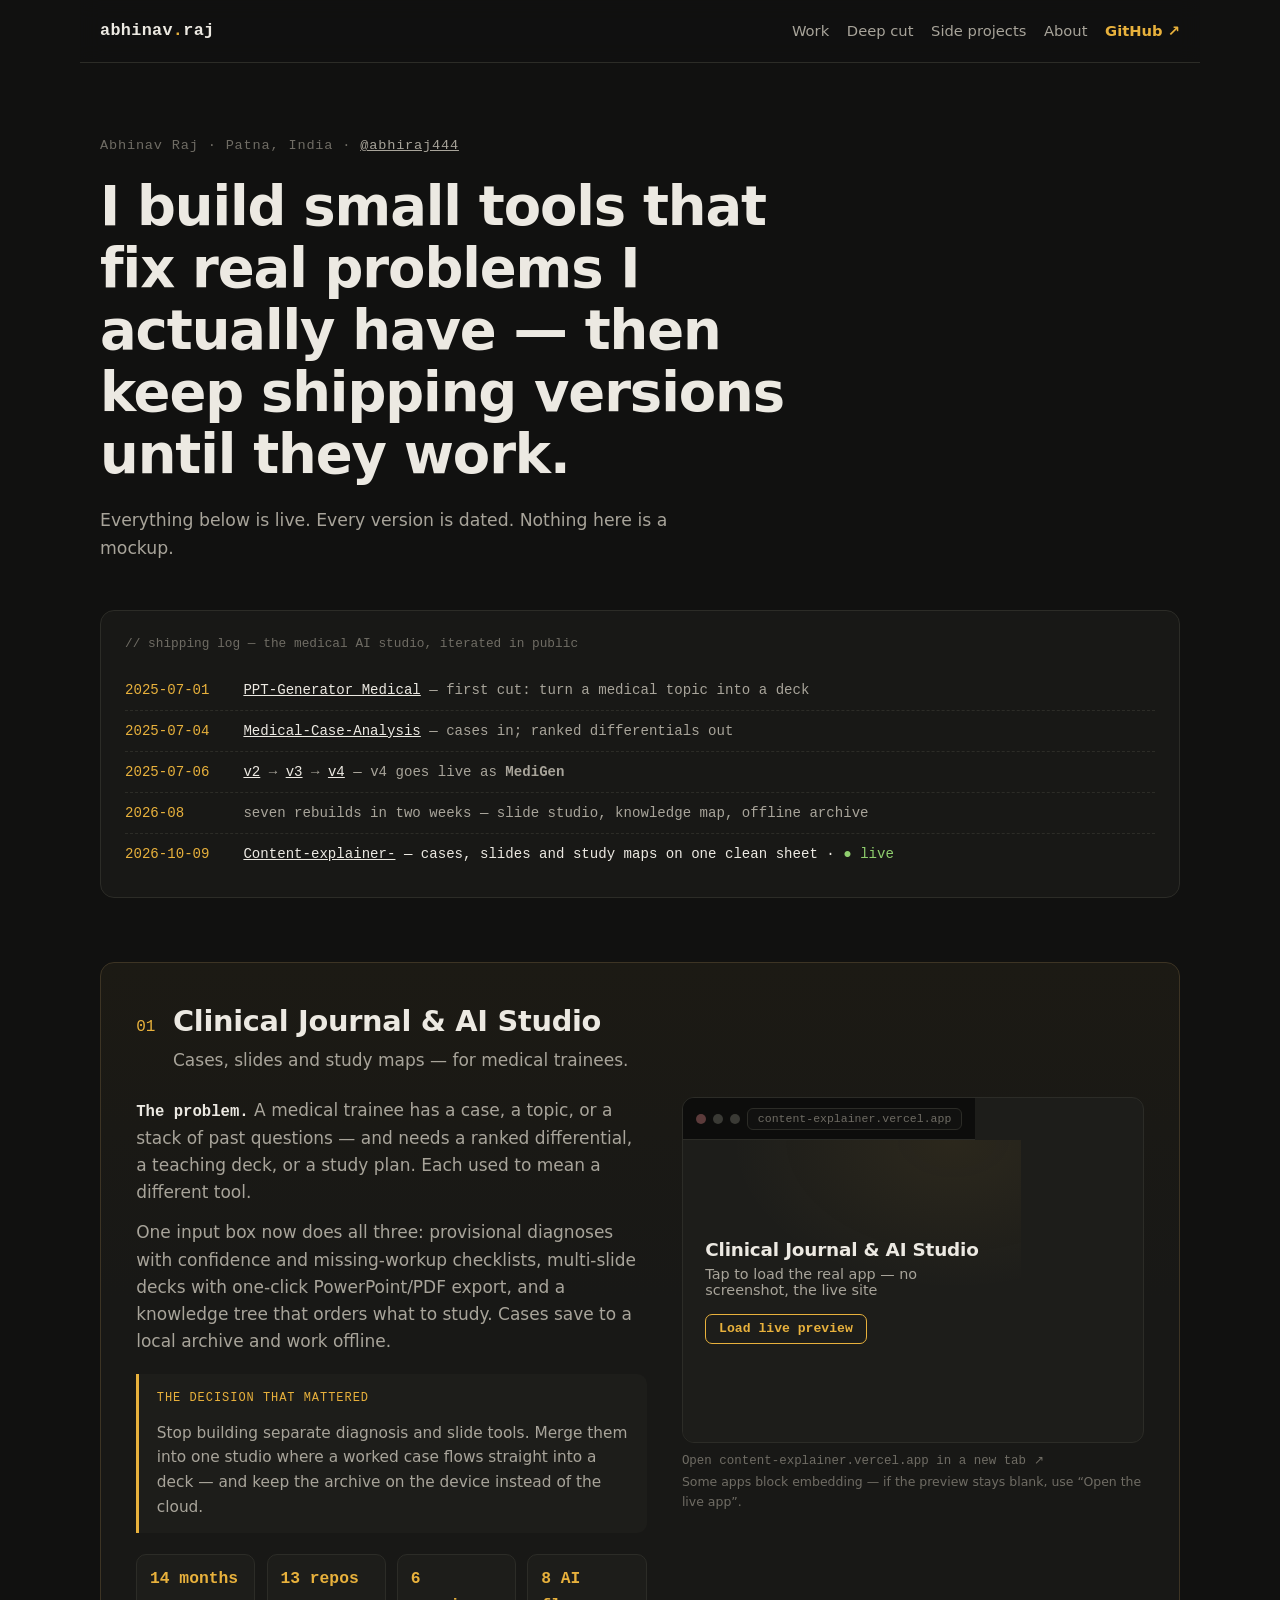
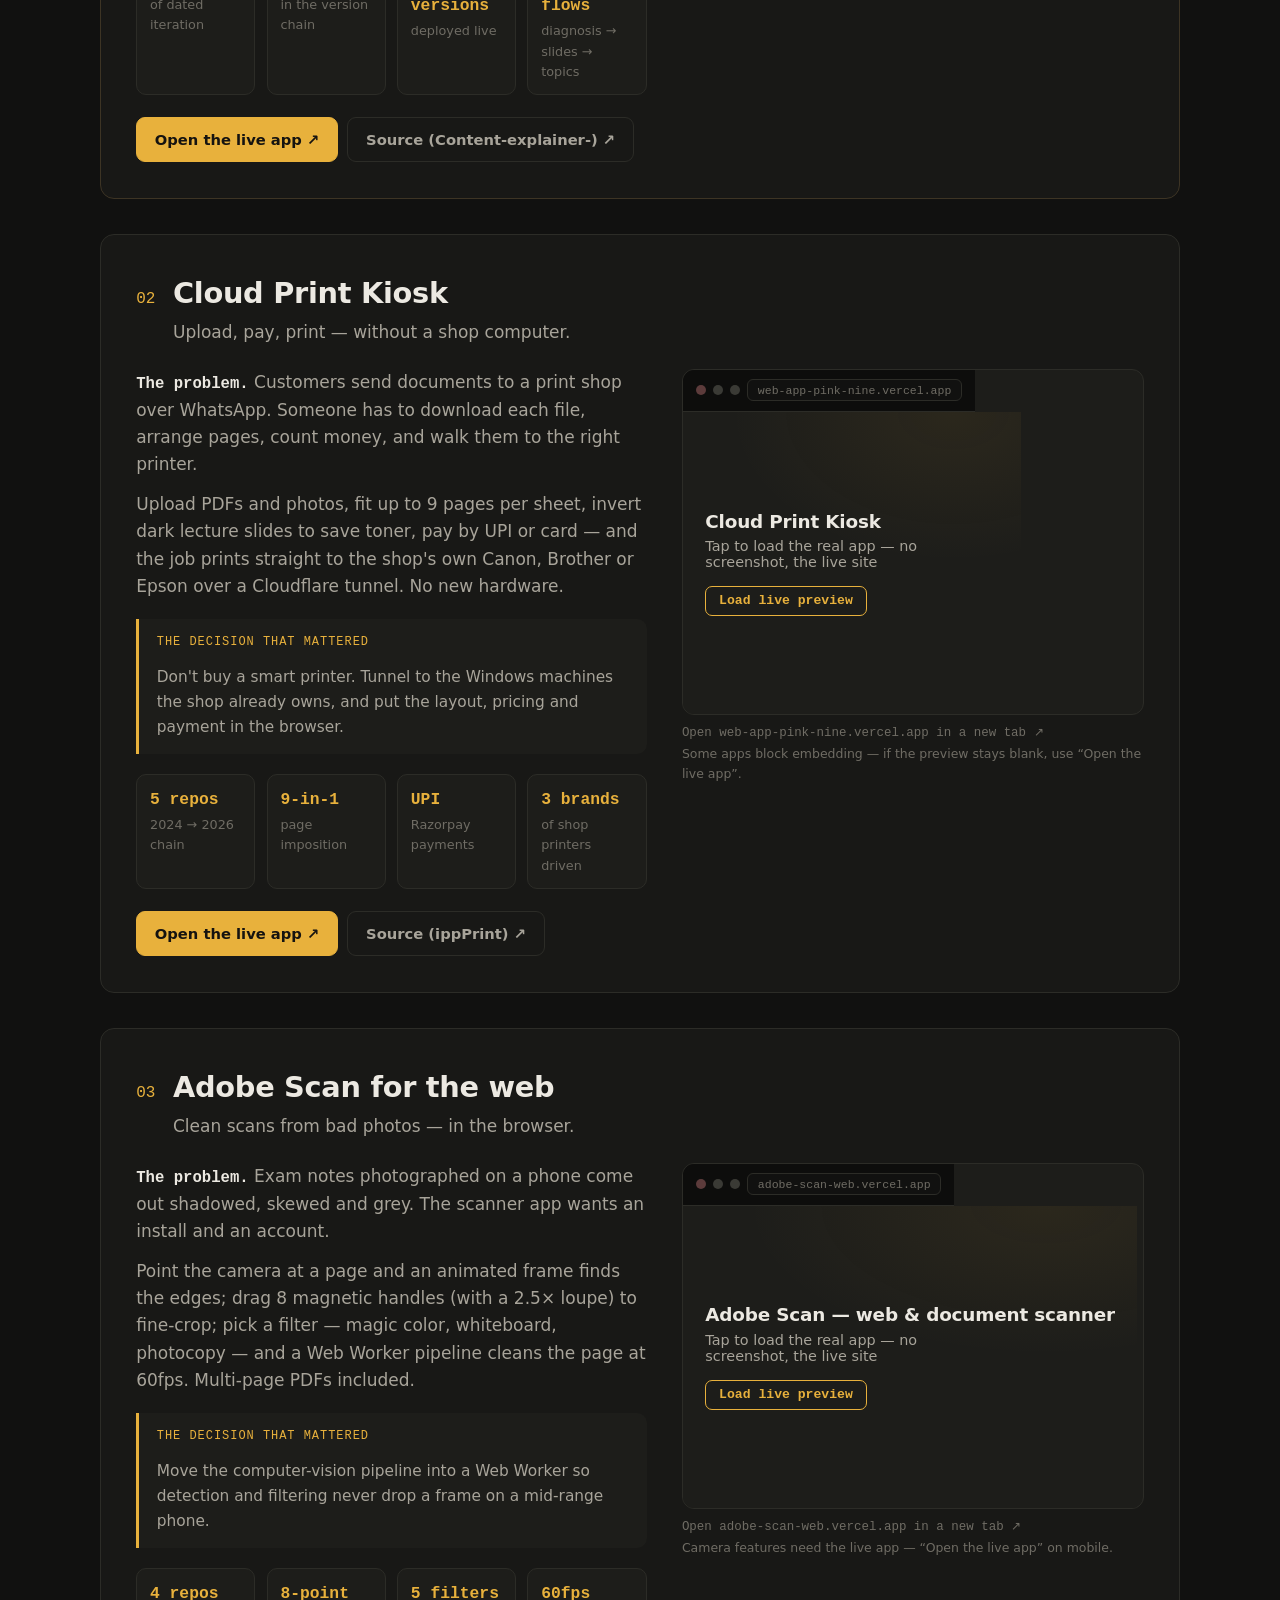
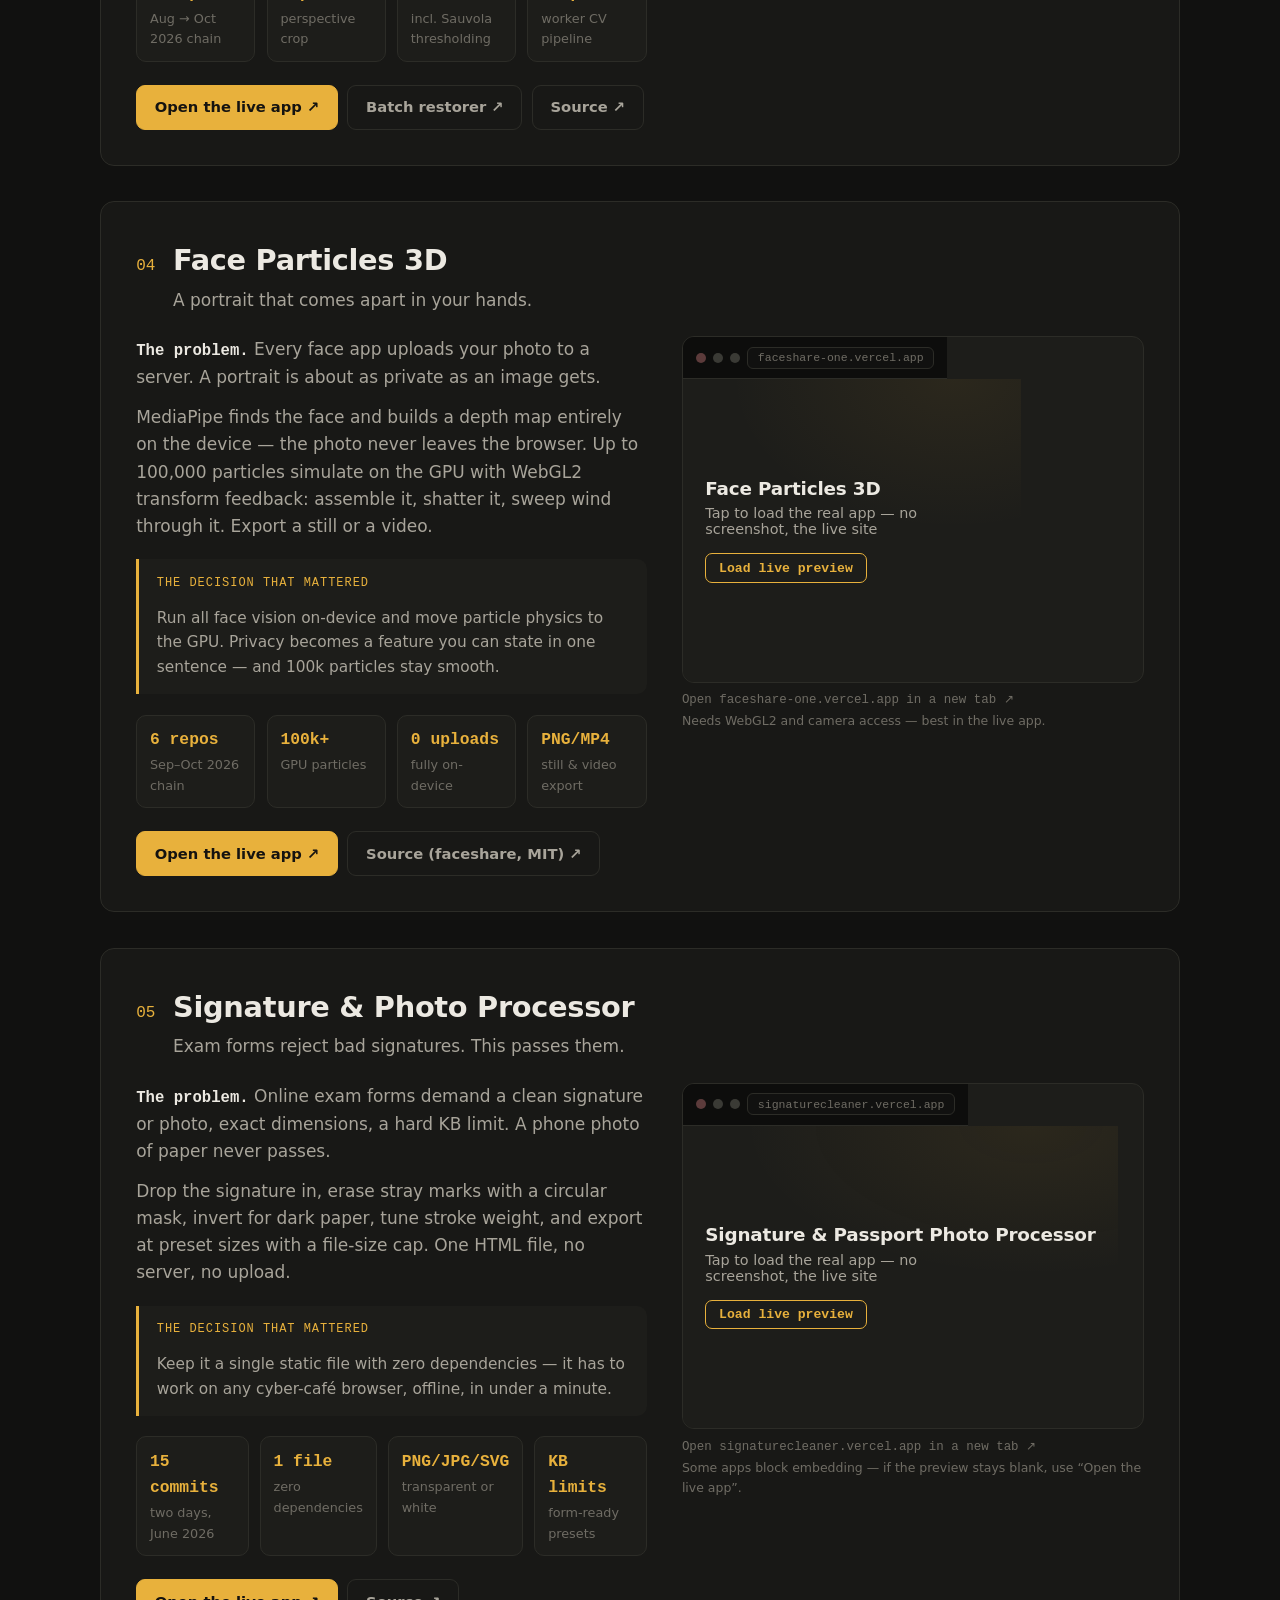
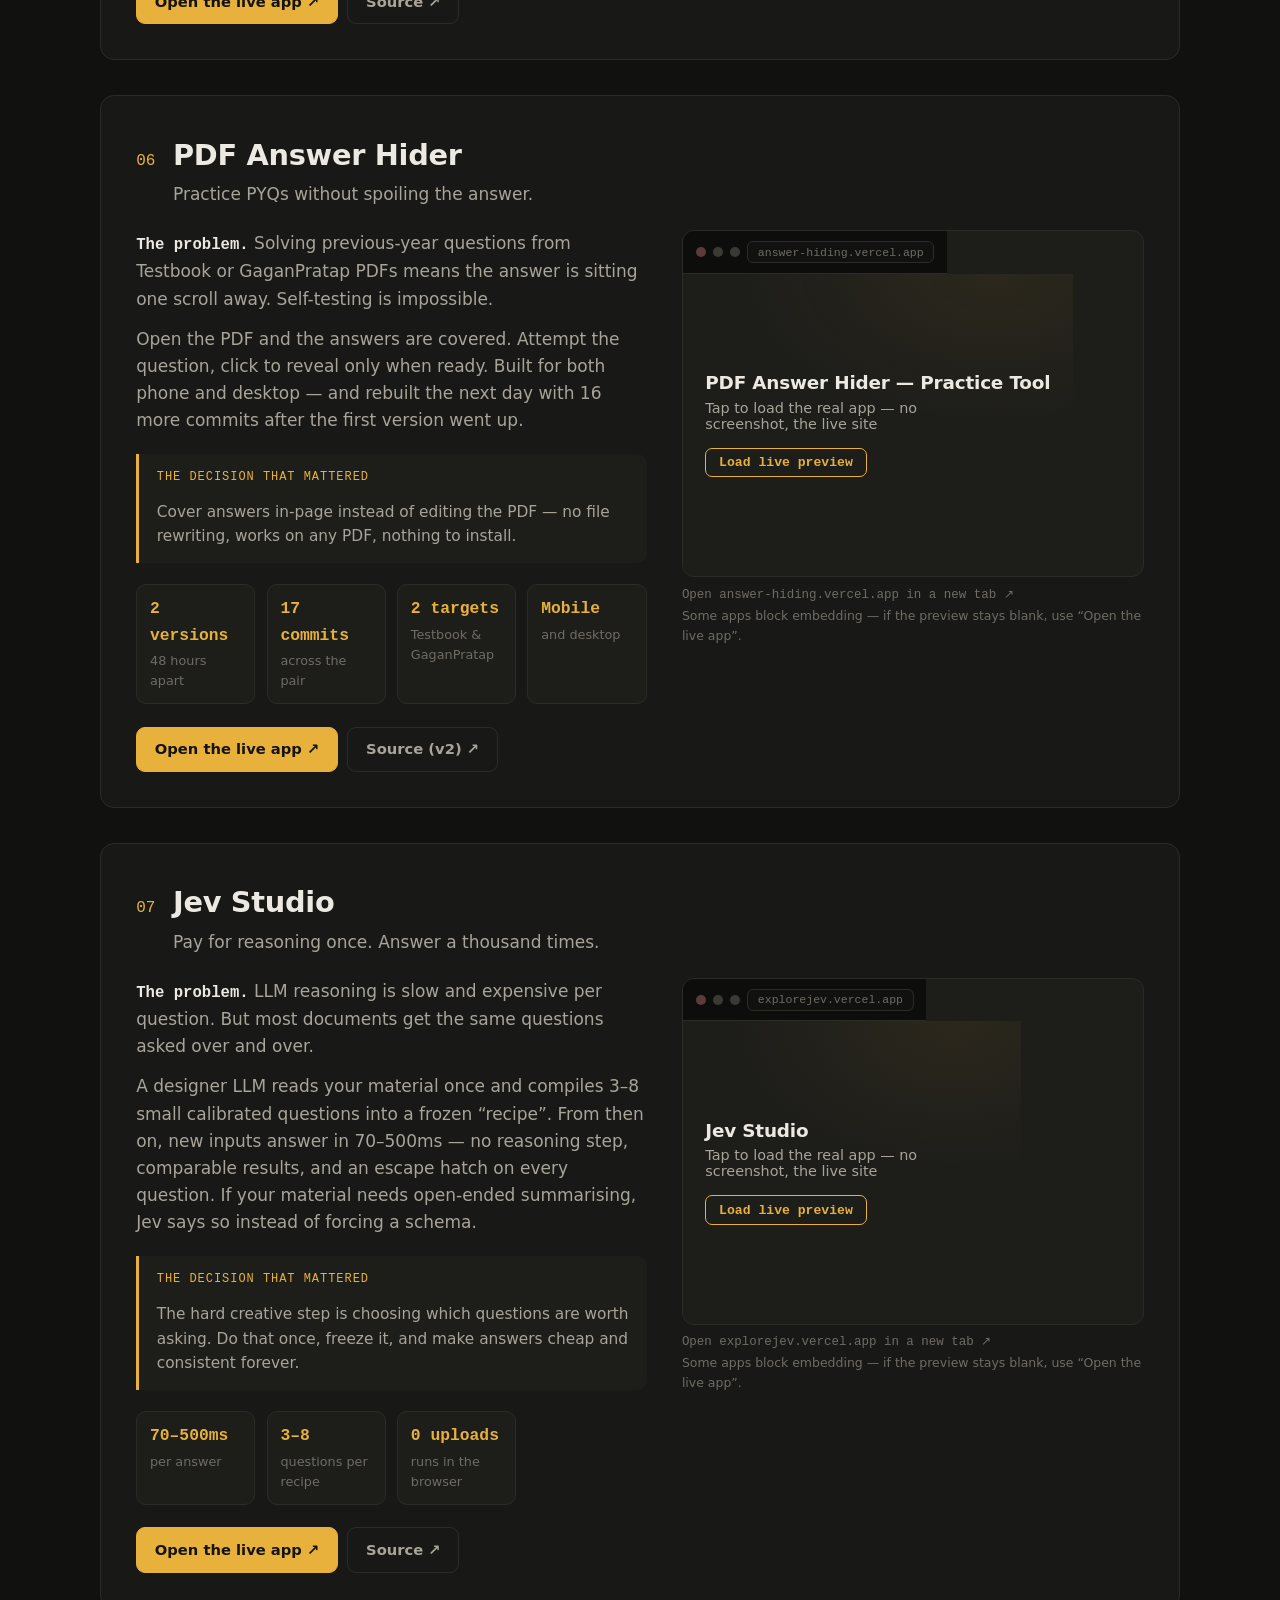
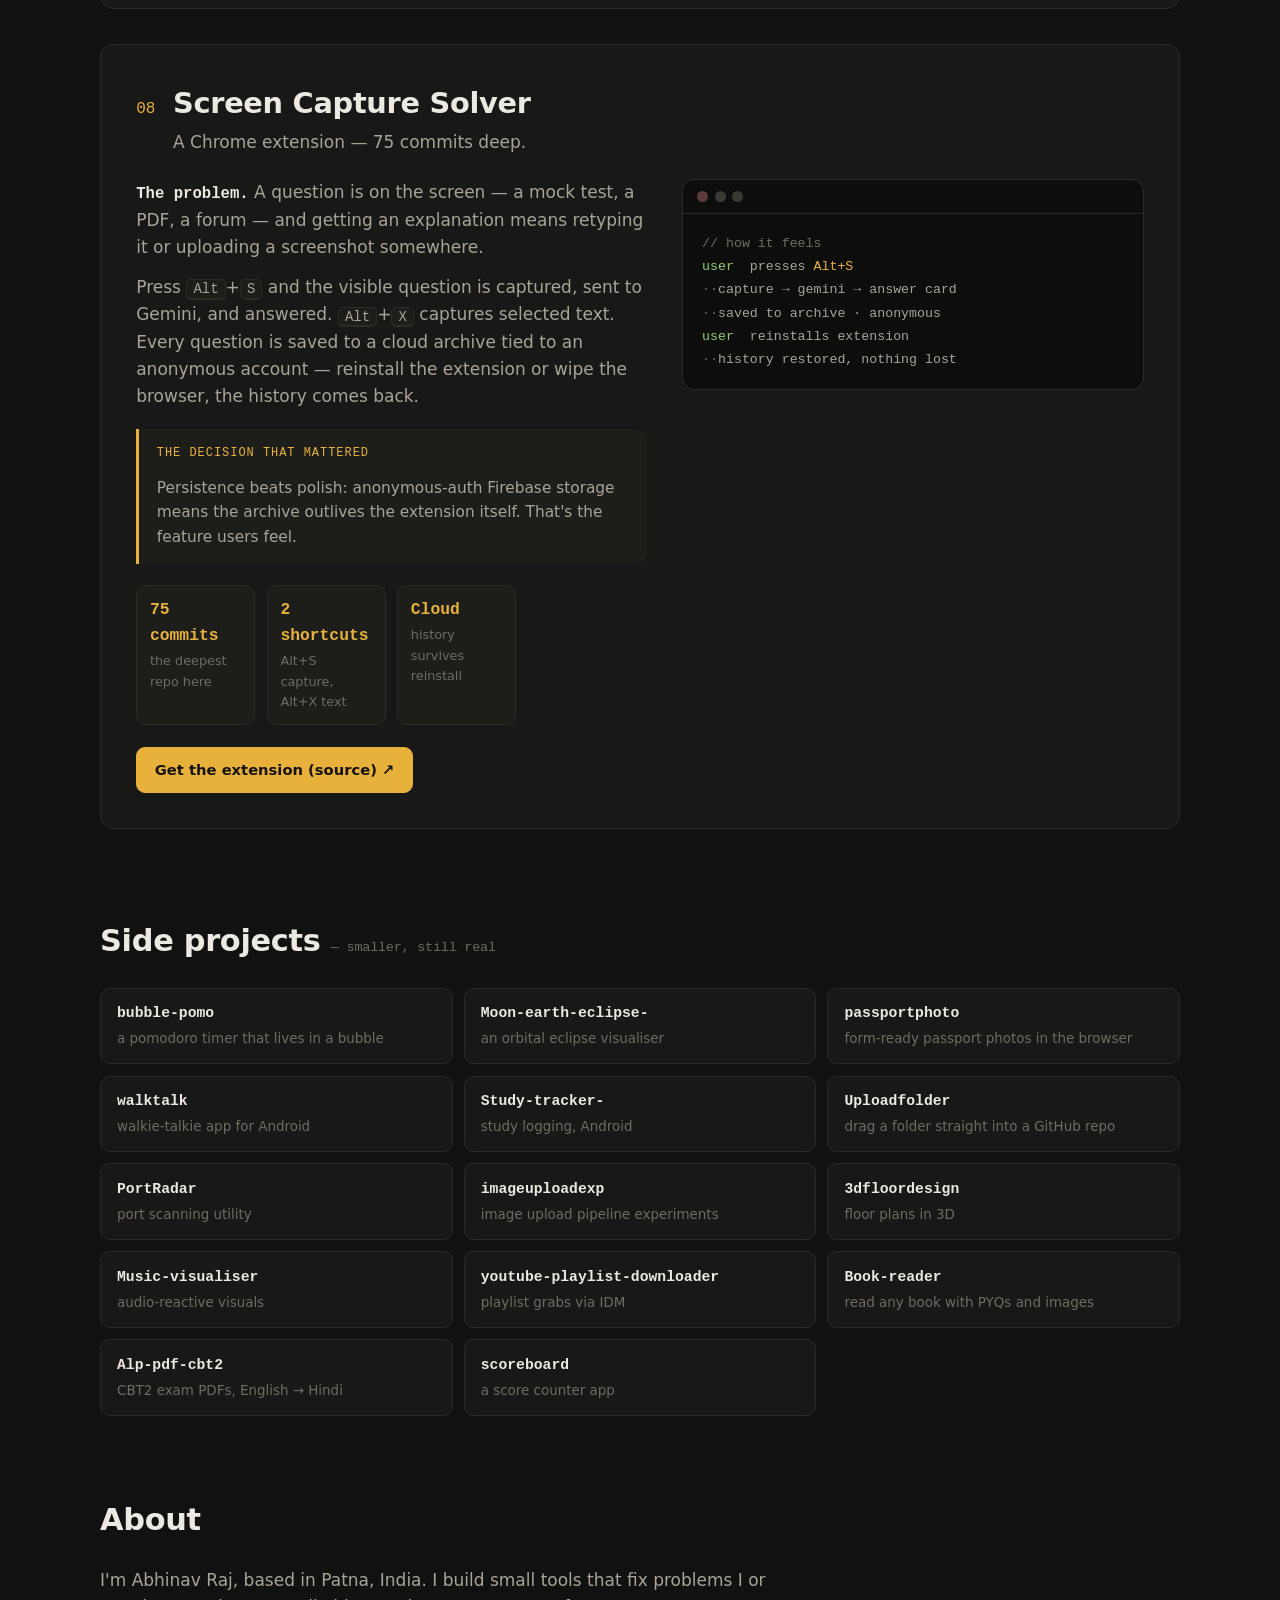
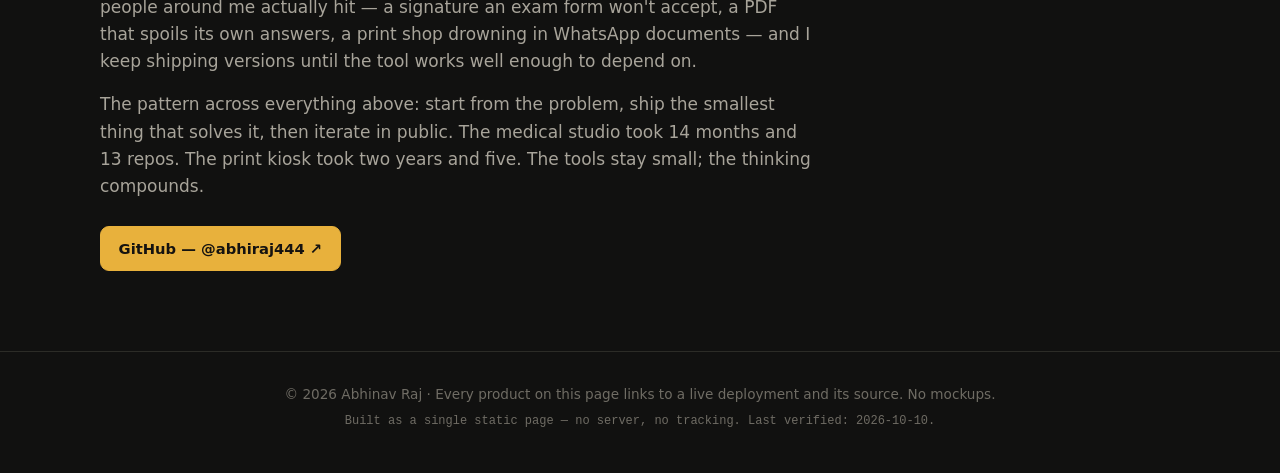
<file: index.html>
<!DOCTYPE html>
<html lang="en">
<head>
<meta charset="utf-8">
<meta name="viewport" content="width=device-width, initial-scale=1">
<title>Abhinav Raj — I build small tools that fix real problems</title>
<meta name="description" content="Portfolio of Abhinav Raj, Patna, India. Small tools that fix real problems — shipped live, iterated in public. Clinical AI studio, cloud print kiosk, document scanner, 3D face particles, and more.">
<meta property="og:title" content="Abhinav Raj — small tools, real problems, shipped live">
<meta property="og:description" content="One medical AI tool took 14 months, 13 repos and 6 live versions. Six more products are live. Try them all.">
<meta property="og:type" content="website">
<meta property="og:url" content="https://abhiraj444.github.io/portfolio-v2/">
<meta property="og:image" content="https://abhiraj444.github.io/portfolio-v2/assets/og.png">
<meta name="twitter:card" content="summary_large_image">
<link rel="icon" type="image/svg+xml" href="assets/favicon.svg">
<link rel="stylesheet" href="styles.css">
</head>
<body>
<a class="skip" href="#work">Skip to work</a>

<header class="site-head">
  <a class="brand" href="#top">abhinav<span>.</span>raj</a>
  <nav aria-label="Main">
    <a href="#work">Work</a>
    <a href="#solver">Deep cut</a>
    <a href="#side">Side projects</a>
    <a href="#about">About</a>
    <a class="nav-gh" href="https://github.com/abhiraj444" target="_blank" rel="noopener">GitHub ↗</a>
  </nav>
</header>

<main id="top">

<!-- ============ HERO ============ -->
<section class="hero">
  <p class="kicker">Abhinav Raj · Patna, India · <a href="https://github.com/abhiraj444" target="_blank" rel="noopener">@abhiraj444</a></p>
  <h1>I build small tools that fix real problems I actually have — then keep shipping versions until they work.</h1>
  <p class="lede">Everything below is live. Every version is dated. Nothing here is a mockup.</p>

  <div class="log" role="region" aria-label="Shipping log: one product, fourteen months">
    <p class="log-title">// shipping log — the medical AI studio, iterated in public</p>
    <ol class="log-list">
      <li><time>2025-07-01</time><span><a href="https://github.com/abhiraj444/PPT-Generator_Medical" target="_blank" rel="noopener">PPT-Generator_Medical</a> — first cut: turn a medical topic into a deck</span></li>
      <li><time>2025-07-04</time><span><a href="https://github.com/abhiraj444/Medical-Case-Analysis" target="_blank" rel="noopener">Medical-Case-Analysis</a> — cases in; ranked differentials out</span></li>
      <li><time>2025-07-06</time><span><a href="https://github.com/abhiraj444/Medical-Case-V2" target="_blank" rel="noopener">v2</a> → <a href="https://github.com/abhiraj444/medical-case-v3" target="_blank" rel="noopener">v3</a> → <a href="https://github.com/abhiraj444/medical-case-v4" target="_blank" rel="noopener">v4</a> — v4 goes live as <strong>MediGen</strong></span></li>
      <li><time>2026-08</time><span>seven rebuilds in two weeks — slide studio, knowledge map, offline archive</span></li>
      <li class="now"><time>2026-10-09</time><span><a href="https://github.com/abhiraj444/Content-explainer-" target="_blank" rel="noopener">Content-explainer-</a> — cases, slides and study maps on one clean sheet · <em>live</em></span></li>
    </ol>
  </div>
</section>

<!-- ============ WORK ============ -->
<section id="work" class="work" aria-label="Flagship projects">

  <!-- 1 · Clinical Journal — feature -->
  <article class="product feature" id="clinical-journal">
    <div class="p-head">
      <p class="p-index">01</p>
      <div>
        <h2>Clinical Journal &amp; AI Studio</h2>
        <p class="p-tag">Cases, slides and study maps — for medical trainees.</p>
      </div>
    </div>
    <div class="p-body">
      <div class="p-copy">
        <p class="problem"><strong>The problem.</strong> A medical trainee has a case, a topic, or a stack of past questions — and needs a ranked differential, a teaching deck, or a study plan. Each used to mean a different tool.</p>
        <p>One input box now does all three: provisional diagnoses with confidence and missing-workup checklists, multi-slide decks with one-click PowerPoint/PDF export, and a knowledge tree that orders what to study. Cases save to a local archive and work offline.</p>
        <div class="decision">
          <p class="d-label">The decision that mattered</p>
          <p>Stop building separate diagnosis and slide tools. Merge them into one studio where a worked case flows straight into a deck — and keep the archive on the device instead of the cloud.</p>
        </div>
        <dl class="facts">
          <div><dt>14 months</dt><dd>of dated iteration</dd></div>
          <div><dt>13 repos</dt><dd>in the version chain</dd></div>
          <div><dt>6 versions</dt><dd>deployed live</dd></div>
          <div><dt>8 AI flows</dt><dd>diagnosis → slides → topics</dd></div>
        </dl>
        <p class="links">
          <a class="btn" href="https://content-explainer.vercel.app" target="_blank" rel="noopener">Open the live app ↗</a>
          <a class="btn ghost" href="https://github.com/abhiraj444/Content-explainer-" target="_blank" rel="noopener">Source (Content-explainer-) ↗</a>
        </p>
      </div>
      <div class="p-preview">
        <div class="preview-shell">
        <button class="load-app" data-src="https://content-explainer.vercel.app" data-title="Clinical Journal &amp; AI Studio">
          <span class="browser-bar" aria-hidden="true"><i></i><i></i><i></i><span class="url">content-explainer.vercel.app</span></span>
          <span class="la-body">
            <span class="la-title">Clinical Journal &amp; AI Studio</span>
            <span class="la-sub">Tap to load the real app — no screenshot, the live site</span>
            <span class="la-cta">Load live preview</span>
          </span>
        </button>
        <a class="open-live" href="https://content-explainer.vercel.app" target="_blank" rel="noopener">Open content-explainer.vercel.app in a new tab &#8599;</a>
      </div>
        <p class="embed-note">Some apps block embedding — if the preview stays blank, use “Open the live app”.</p>
      </div>
    </div>
  </article>

  <!-- 2 · Cloud Print Kiosk -->
  <article class="product" id="print-kiosk">
    <div class="p-head">
      <p class="p-index">02</p>
      <div>
        <h2>Cloud Print Kiosk</h2>
        <p class="p-tag">Upload, pay, print — without a shop computer.</p>
      </div>
    </div>
    <div class="p-body">
      <div class="p-copy">
        <p class="problem"><strong>The problem.</strong> Customers send documents to a print shop over WhatsApp. Someone has to download each file, arrange pages, count money, and walk them to the right printer.</p>
        <p>Upload PDFs and photos, fit up to 9 pages per sheet, invert dark lecture slides to save toner, pay by UPI or card — and the job prints straight to the shop's own Canon, Brother or Epson over a Cloudflare tunnel. No new hardware.</p>
        <div class="decision">
          <p class="d-label">The decision that mattered</p>
          <p>Don't buy a smart printer. Tunnel to the Windows machines the shop already owns, and put the layout, pricing and payment in the browser.</p>
        </div>
        <dl class="facts">
          <div><dt>5 repos</dt><dd>2024 → 2026 chain</dd></div>
          <div><dt>9-in-1</dt><dd>page imposition</dd></div>
          <div><dt>UPI</dt><dd>Razorpay payments</dd></div>
          <div><dt>3 brands</dt><dd>of shop printers driven</dd></div>
        </dl>
        <p class="links">
          <a class="btn" href="https://web-app-pink-nine.vercel.app" target="_blank" rel="noopener">Open the live app ↗</a>
          <a class="btn ghost" href="https://github.com/abhiraj444/ippPrint" target="_blank" rel="noopener">Source (ippPrint) ↗</a>
        </p>
      </div>
      <div class="p-preview">
        <div class="preview-shell">
        <button class="load-app" data-src="https://web-app-pink-nine.vercel.app" data-title="Cloud Print Kiosk">
          <span class="browser-bar" aria-hidden="true"><i></i><i></i><i></i><span class="url">web-app-pink-nine.vercel.app</span></span>
          <span class="la-body">
            <span class="la-title">Cloud Print Kiosk</span>
            <span class="la-sub">Tap to load the real app — no screenshot, the live site</span>
            <span class="la-cta">Load live preview</span>
          </span>
        </button>
        <a class="open-live" href="https://web-app-pink-nine.vercel.app" target="_blank" rel="noopener">Open web-app-pink-nine.vercel.app in a new tab &#8599;</a>
      </div>
        <p class="embed-note">Some apps block embedding — if the preview stays blank, use “Open the live app”.</p>
      </div>
    </div>
  </article>

  <!-- 3 · Adobe Scan web / DocClean -->
  <article class="product" id="doc-scan">
    <div class="p-head">
      <p class="p-index">03</p>
      <div>
        <h2>Adobe Scan for the web</h2>
        <p class="p-tag">Clean scans from bad photos — in the browser.</p>
      </div>
    </div>
    <div class="p-body">
      <div class="p-copy">
        <p class="problem"><strong>The problem.</strong> Exam notes photographed on a phone come out shadowed, skewed and grey. The scanner app wants an install and an account.</p>
        <p>Point the camera at a page and an animated frame finds the edges; drag 8 magnetic handles (with a 2.5× loupe) to fine-crop; pick a filter — magic color, whiteboard, photocopy — and a Web Worker pipeline cleans the page at 60fps. Multi-page PDFs included.</p>
        <div class="decision">
          <p class="d-label">The decision that mattered</p>
          <p>Move the computer-vision pipeline into a Web Worker so detection and filtering never drop a frame on a mid-range phone.</p>
        </div>
        <dl class="facts">
          <div><dt>4 repos</dt><dd>Aug → Oct 2026 chain</dd></div>
          <div><dt>8-point</dt><dd>perspective crop</dd></div>
          <div><dt>5 filters</dt><dd>incl. Sauvola thresholding</dd></div>
          <div><dt>60fps</dt><dd>worker CV pipeline</dd></div>
        </dl>
        <p class="links">
          <a class="btn" href="https://adobe-scan-web.vercel.app" target="_blank" rel="noopener">Open the live app ↗</a>
          <a class="btn ghost" href="https://document-cleaner-lemon.vercel.app" target="_blank" rel="noopener">Batch restorer ↗</a>
          <a class="btn ghost" href="https://github.com/abhiraj444/adobe-scan-web" target="_blank" rel="noopener">Source ↗</a>
        </p>
      </div>
      <div class="p-preview">
        <div class="preview-shell">
        <button class="load-app" data-src="https://adobe-scan-web.vercel.app" data-title="Adobe Scan web">
          <span class="browser-bar" aria-hidden="true"><i></i><i></i><i></i><span class="url">adobe-scan-web.vercel.app</span></span>
          <span class="la-body">
            <span class="la-title">Adobe Scan — web &amp; document scanner</span>
            <span class="la-sub">Tap to load the real app — no screenshot, the live site</span>
            <span class="la-cta">Load live preview</span>
          </span>
        </button>
        <a class="open-live" href="https://adobe-scan-web.vercel.app" target="_blank" rel="noopener">Open adobe-scan-web.vercel.app in a new tab &#8599;</a>
      </div>
        <p class="embed-note">Camera features need the live app — “Open the live app” on mobile.</p>
      </div>
    </div>
  </article>

  <!-- 4 · Face Particles 3D -->
  <article class="product" id="face-particles">
    <div class="p-head">
      <p class="p-index">04</p>
      <div>
        <h2>Face Particles 3D</h2>
        <p class="p-tag">A portrait that comes apart in your hands.</p>
      </div>
    </div>
    <div class="p-body">
      <div class="p-copy">
        <p class="problem"><strong>The problem.</strong> Every face app uploads your photo to a server. A portrait is about as private as an image gets.</p>
        <p>MediaPipe finds the face and builds a depth map entirely on the device — the photo never leaves the browser. Up to 100,000 particles simulate on the GPU with WebGL2 transform feedback: assemble it, shatter it, sweep wind through it. Export a still or a video.</p>
        <div class="decision">
          <p class="d-label">The decision that mattered</p>
          <p>Run all face vision on-device and move particle physics to the GPU. Privacy becomes a feature you can state in one sentence — and 100k particles stay smooth.</p>
        </div>
        <dl class="facts">
          <div><dt>6 repos</dt><dd>Sep–Oct 2026 chain</dd></div>
          <div><dt>100k+</dt><dd>GPU particles</dd></div>
          <div><dt>0 uploads</dt><dd>fully on-device</dd></div>
          <div><dt>PNG/MP4</dt><dd>still &amp; video export</dd></div>
        </dl>
        <p class="links">
          <a class="btn" href="https://faceshare-one.vercel.app" target="_blank" rel="noopener">Open the live app ↗</a>
          <a class="btn ghost" href="https://github.com/abhiraj444/faceshare" target="_blank" rel="noopener">Source (faceshare, MIT) ↗</a>
        </p>
      </div>
      <div class="p-preview">
        <div class="preview-shell">
        <button class="load-app" data-src="https://faceshare-one.vercel.app" data-title="Face Particles 3D">
          <span class="browser-bar" aria-hidden="true"><i></i><i></i><i></i><span class="url">faceshare-one.vercel.app</span></span>
          <span class="la-body">
            <span class="la-title">Face Particles 3D</span>
            <span class="la-sub">Tap to load the real app — no screenshot, the live site</span>
            <span class="la-cta">Load live preview</span>
          </span>
        </button>
        <a class="open-live" href="https://faceshare-one.vercel.app" target="_blank" rel="noopener">Open faceshare-one.vercel.app in a new tab &#8599;</a>
      </div>
        <p class="embed-note">Needs WebGL2 and camera access — best in the live app.</p>
      </div>
    </div>
  </article>

  <!-- 5 · Signature cleaner -->
  <article class="product" id="signature">
    <div class="p-head">
      <p class="p-index">05</p>
      <div>
        <h2>Signature &amp; Photo Processor</h2>
        <p class="p-tag">Exam forms reject bad signatures. This passes them.</p>
      </div>
    </div>
    <div class="p-body">
      <div class="p-copy">
        <p class="problem"><strong>The problem.</strong> Online exam forms demand a clean signature or photo, exact dimensions, a hard KB limit. A phone photo of paper never passes.</p>
        <p>Drop the signature in, erase stray marks with a circular mask, invert for dark paper, tune stroke weight, and export at preset sizes with a file-size cap. One HTML file, no server, no upload.</p>
        <div class="decision">
          <p class="d-label">The decision that mattered</p>
          <p>Keep it a single static file with zero dependencies — it has to work on any cyber-café browser, offline, in under a minute.</p>
        </div>
        <dl class="facts">
          <div><dt>15 commits</dt><dd>two days, June 2026</dd></div>
          <div><dt>1 file</dt><dd>zero dependencies</dd></div>
          <div><dt>PNG/JPG/SVG</dt><dd>transparent or white</dd></div>
          <div><dt>KB limits</dt><dd>form-ready presets</dd></div>
        </dl>
        <p class="links">
          <a class="btn" href="https://signaturecleaner.vercel.app" target="_blank" rel="noopener">Open the live app ↗</a>
          <a class="btn ghost" href="https://github.com/abhiraj444/Signature-and-Photo-resizer-and-cleaner" target="_blank" rel="noopener">Source ↗</a>
        </p>
      </div>
      <div class="p-preview">
        <div class="preview-shell">
        <button class="load-app" data-src="https://signaturecleaner.vercel.app" data-title="Signature &amp; Photo Processor">
          <span class="browser-bar" aria-hidden="true"><i></i><i></i><i></i><span class="url">signaturecleaner.vercel.app</span></span>
          <span class="la-body">
            <span class="la-title">Signature &amp; Passport Photo Processor</span>
            <span class="la-sub">Tap to load the real app — no screenshot, the live site</span>
            <span class="la-cta">Load live preview</span>
          </span>
        </button>
        <a class="open-live" href="https://signaturecleaner.vercel.app" target="_blank" rel="noopener">Open signaturecleaner.vercel.app in a new tab &#8599;</a>
      </div>
        <p class="embed-note">Some apps block embedding — if the preview stays blank, use “Open the live app”.</p>
      </div>
    </div>
  </article>

  <!-- 6 · Answer Hider -->
  <article class="product" id="answer-hider">
    <div class="p-head">
      <p class="p-index">06</p>
      <div>
        <h2>PDF Answer Hider</h2>
        <p class="p-tag">Practice PYQs without spoiling the answer.</p>
      </div>
    </div>
    <div class="p-body">
      <div class="p-copy">
        <p class="problem"><strong>The problem.</strong> Solving previous-year questions from Testbook or GaganPratap PDFs means the answer is sitting one scroll away. Self-testing is impossible.</p>
        <p>Open the PDF and the answers are covered. Attempt the question, click to reveal only when ready. Built for both phone and desktop — and rebuilt the next day with 16 more commits after the first version went up.</p>
        <div class="decision">
          <p class="d-label">The decision that mattered</p>
          <p>Cover answers in-page instead of editing the PDF — no file rewriting, works on any PDF, nothing to install.</p>
        </div>
        <dl class="facts">
          <div><dt>2 versions</dt><dd>48 hours apart</dd></div>
          <div><dt>17 commits</dt><dd>across the pair</dd></div>
          <div><dt>2 targets</dt><dd>Testbook &amp; GaganPratap</dd></div>
          <div><dt>Mobile</dt><dd>and desktop</dd></div>
        </dl>
        <p class="links">
          <a class="btn" href="https://answer-hiding.vercel.app" target="_blank" rel="noopener">Open the live app ↗</a>
          <a class="btn ghost" href="https://github.com/abhiraj444/Answer-Hiding" target="_blank" rel="noopener">Source (v2) ↗</a>
        </p>
      </div>
      <div class="p-preview">
        <div class="preview-shell">
        <button class="load-app" data-src="https://answer-hiding.vercel.app" data-title="PDF Answer Hider">
          <span class="browser-bar" aria-hidden="true"><i></i><i></i><i></i><span class="url">answer-hiding.vercel.app</span></span>
          <span class="la-body">
            <span class="la-title">PDF Answer Hider — Practice Tool</span>
            <span class="la-sub">Tap to load the real app — no screenshot, the live site</span>
            <span class="la-cta">Load live preview</span>
          </span>
        </button>
        <a class="open-live" href="https://answer-hiding.vercel.app" target="_blank" rel="noopener">Open answer-hiding.vercel.app in a new tab &#8599;</a>
      </div>
        <p class="embed-note">Some apps block embedding — if the preview stays blank, use “Open the live app”.</p>
      </div>
    </div>
  </article>

  <!-- 7 · Jev Studio -->
  <article class="product" id="jev">
    <div class="p-head">
      <p class="p-index">07</p>
      <div>
        <h2>Jev Studio</h2>
        <p class="p-tag">Pay for reasoning once. Answer a thousand times.</p>
      </div>
    </div>
    <div class="p-body">
      <div class="p-copy">
        <p class="problem"><strong>The problem.</strong> LLM reasoning is slow and expensive per question. But most documents get the same questions asked over and over.</p>
        <p>A designer LLM reads your material once and compiles 3–8 small calibrated questions into a frozen “recipe”. From then on, new inputs answer in 70–500ms — no reasoning step, comparable results, and an escape hatch on every question. If your material needs open-ended summarising, Jev says so instead of forcing a schema.</p>
        <div class="decision">
          <p class="d-label">The decision that mattered</p>
          <p>The hard creative step is choosing which questions are worth asking. Do that once, freeze it, and make answers cheap and consistent forever.</p>
        </div>
        <dl class="facts">
          <div><dt>70–500ms</dt><dd>per answer</dd></div>
          <div><dt>3–8</dt><dd>questions per recipe</dd></div>
          <div><dt>0 uploads</dt><dd>runs in the browser</dd></div>
        </dl>
        <p class="links">
          <a class="btn" href="https://explorejev.vercel.app" target="_blank" rel="noopener">Open the live app ↗</a>
          <a class="btn ghost" href="https://github.com/abhiraj444/JevStudio" target="_blank" rel="noopener">Source ↗</a>
        </p>
      </div>
      <div class="p-preview">
        <div class="preview-shell">
        <button class="load-app" data-src="https://explorejev.vercel.app" data-title="Jev Studio">
          <span class="browser-bar" aria-hidden="true"><i></i><i></i><i></i><span class="url">explorejev.vercel.app</span></span>
          <span class="la-body">
            <span class="la-title">Jev Studio</span>
            <span class="la-sub">Tap to load the real app — no screenshot, the live site</span>
            <span class="la-cta">Load live preview</span>
          </span>
        </button>
        <a class="open-live" href="https://explorejev.vercel.app" target="_blank" rel="noopener">Open explorejev.vercel.app in a new tab &#8599;</a>
      </div>
        <p class="embed-note">Some apps block embedding — if the preview stays blank, use “Open the live app”.</p>
      </div>
    </div>
  </article>

  <!-- 8 · Screen Capture Solver — no web app -->
  <article class="product noembed" id="solver">
    <div class="p-head">
      <p class="p-index">08</p>
      <div>
        <h2>Screen Capture Solver</h2>
        <p class="p-tag">A Chrome extension — 75 commits deep.</p>
      </div>
    </div>
    <div class="p-body">
      <div class="p-copy">
        <p class="problem"><strong>The problem.</strong> A question is on the screen — a mock test, a PDF, a forum — and getting an explanation means retyping it or uploading a screenshot somewhere.</p>
        <p>Press <kbd>Alt</kbd>+<kbd>S</kbd> and the visible question is captured, sent to Gemini, and answered. <kbd>Alt</kbd>+<kbd>X</kbd> captures selected text. Every question is saved to a cloud archive tied to an anonymous account — reinstall the extension or wipe the browser, the history comes back.</p>
        <div class="decision">
          <p class="d-label">The decision that mattered</p>
          <p>Persistence beats polish: anonymous-auth Firebase storage means the archive outlives the extension itself. That's the feature users feel.</p>
        </div>
        <dl class="facts">
          <div><dt>75 commits</dt><dd>the deepest repo here</dd></div>
          <div><dt>2 shortcuts</dt><dd>Alt+S capture, Alt+X text</dd></div>
          <div><dt>Cloud</dt><dd>history survives reinstall</dd></div>
        </dl>
        <p class="links">
          <a class="btn" href="https://github.com/abhiraj444/screen-capture-solver" target="_blank" rel="noopener">Get the extension (source) ↗</a>
        </p>
      </div>
      <div class="p-preview terminal" aria-hidden="true">
        <div class="term-bar"><span></span><span></span><span></span></div>
        <pre><code><span class="c-dim">// how it feels</span>
<span class="c-green">user</span>  presses <span class="c-amber">Alt+S</span>
<span class="c-dim">··</span>capture → gemini → answer card
<span class="c-dim">··</span>saved to archive · anonymous
<span class="c-green">user</span>  reinstalls extension
<span class="c-dim">··</span>history restored, nothing lost</code></pre>
      </div>
    </div>
  </article>

</section>

<!-- ============ SIDE PROJECTS ============ -->
<section id="side" class="side" aria-label="Side projects and experiments">
  <h2>Side projects <span class="h-note">— smaller, still real</span></h2>
  <ul class="side-grid">
    <li><a href="https://github.com/abhiraj444/bubble-pomo" target="_blank" rel="noopener"><strong>bubble-pomo</strong><span>a pomodoro timer that lives in a bubble</span></a></li>
    <li><a href="https://github.com/abhiraj444/Moon-earth-eclipse-" target="_blank" rel="noopener"><strong>Moon-earth-eclipse-</strong><span>an orbital eclipse visualiser</span></a></li>
    <li><a href="https://github.com/abhiraj444/passportphoto" target="_blank" rel="noopener"><strong>passportphoto</strong><span>form-ready passport photos in the browser</span></a></li>
    <li><a href="https://github.com/abhiraj444/walktalk" target="_blank" rel="noopener"><strong>walktalk</strong><span>walkie-talkie app for Android</span></a></li>
    <li><a href="https://github.com/abhiraj444/Study-tracker-" target="_blank" rel="noopener"><strong>Study-tracker-</strong><span>study logging, Android</span></a></li>
    <li><a href="https://github.com/abhiraj444/Uploadfolder" target="_blank" rel="noopener"><strong>Uploadfolder</strong><span>drag a folder straight into a GitHub repo</span></a></li>
    <li><a href="https://github.com/abhiraj444/PortRadar" target="_blank" rel="noopener"><strong>PortRadar</strong><span>port scanning utility</span></a></li>
    <li><a href="https://github.com/abhiraj444/imageuploadexp" target="_blank" rel="noopener"><strong>imageuploadexp</strong><span>image upload pipeline experiments</span></a></li>
    <li><a href="https://github.com/abhiraj444/3dfloordesign" target="_blank" rel="noopener"><strong>3dfloordesign</strong><span>floor plans in 3D</span></a></li>
    <li><a href="https://github.com/abhiraj444/Music-visualiser" target="_blank" rel="noopener"><strong>Music-visualiser</strong><span>audio-reactive visuals</span></a></li>
    <li><a href="https://github.com/abhiraj444/youtube-playlist-downloader" target="_blank" rel="noopener"><strong>youtube-playlist-downloader</strong><span>playlist grabs via IDM</span></a></li>
    <li><a href="https://github.com/abhiraj444/Book-reader" target="_blank" rel="noopener"><strong>Book-reader</strong><span>read any book with PYQs and images</span></a></li>
    <li><a href="https://github.com/abhiraj444/Alp-pdf-cbt2-english-to-hindi" target="_blank" rel="noopener"><strong>Alp-pdf-cbt2</strong><span>CBT2 exam PDFs, English → Hindi</span></a></li>
    <li><a href="https://github.com/abhiraj444/scoreboard" target="_blank" rel="noopener"><strong>scoreboard</strong><span>a score counter app</span></a></li>
  </ul>
</section>

<!-- ============ ABOUT ============ -->
<section id="about" class="about" aria-label="About Abhinav">
  <h2>About</h2>
  <p>I'm Abhinav Raj, based in Patna, India. I build small tools that fix problems I or people around me actually hit — a signature an exam form won't accept, a PDF that spoils its own answers, a print shop drowning in WhatsApp documents — and I keep shipping versions until the tool works well enough to depend on.</p>
  <p>The pattern across everything above: start from the problem, ship the smallest thing that solves it, then iterate in public. The medical studio took 14 months and 13 repos. The print kiosk took two years and five. The tools stay small; the thinking compounds.</p>
  <p class="about-links">
    <a class="btn" href="https://github.com/abhiraj444" target="_blank" rel="noopener">GitHub — @abhiraj444 ↗</a>
  </p>
</section>

</main>

<footer class="site-foot">
  <p>© <span id="year">2026</span> Abhinav Raj · Every product on this page links to a live deployment and its source. No mockups.</p>
  <p class="foot-note">Built as a single static page — no server, no tracking. Last verified: 2026-10-10.</p>
</footer>

<script src="app.js"></script>
</body>
</html>
</file>
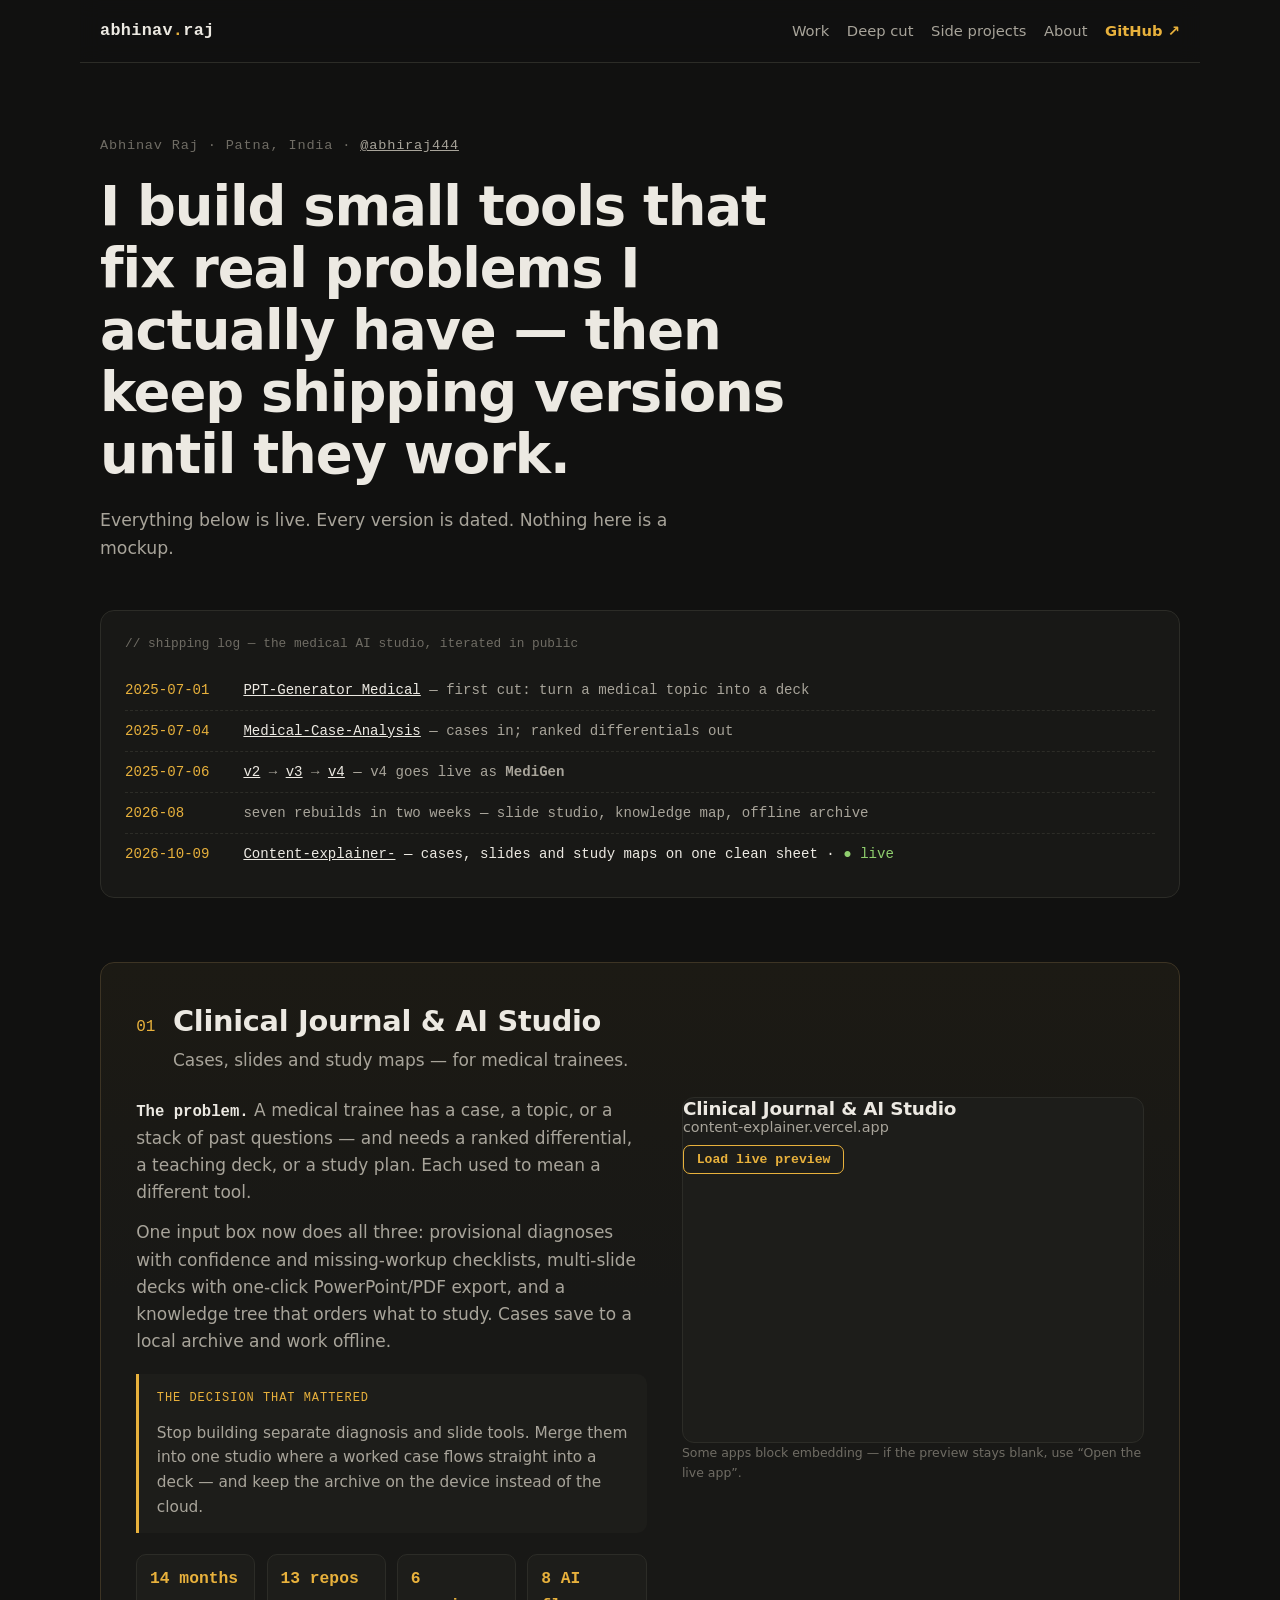
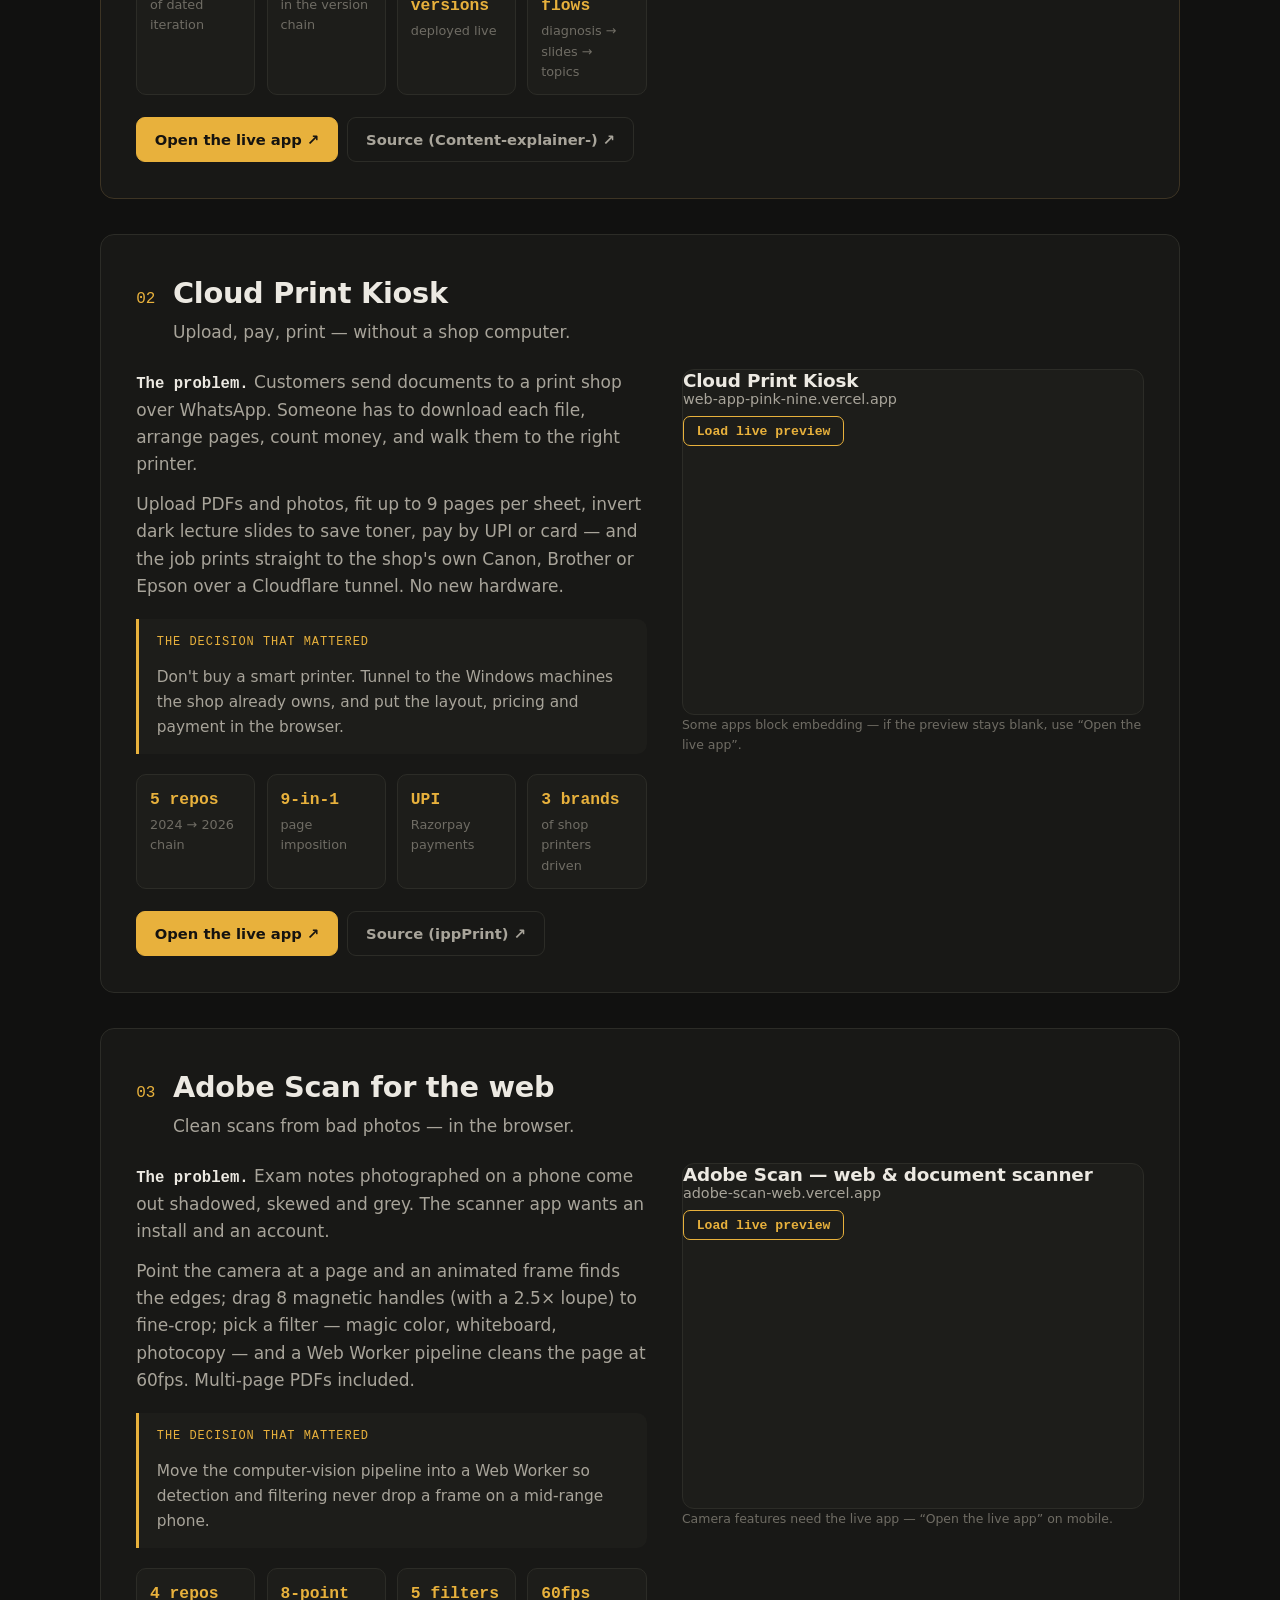
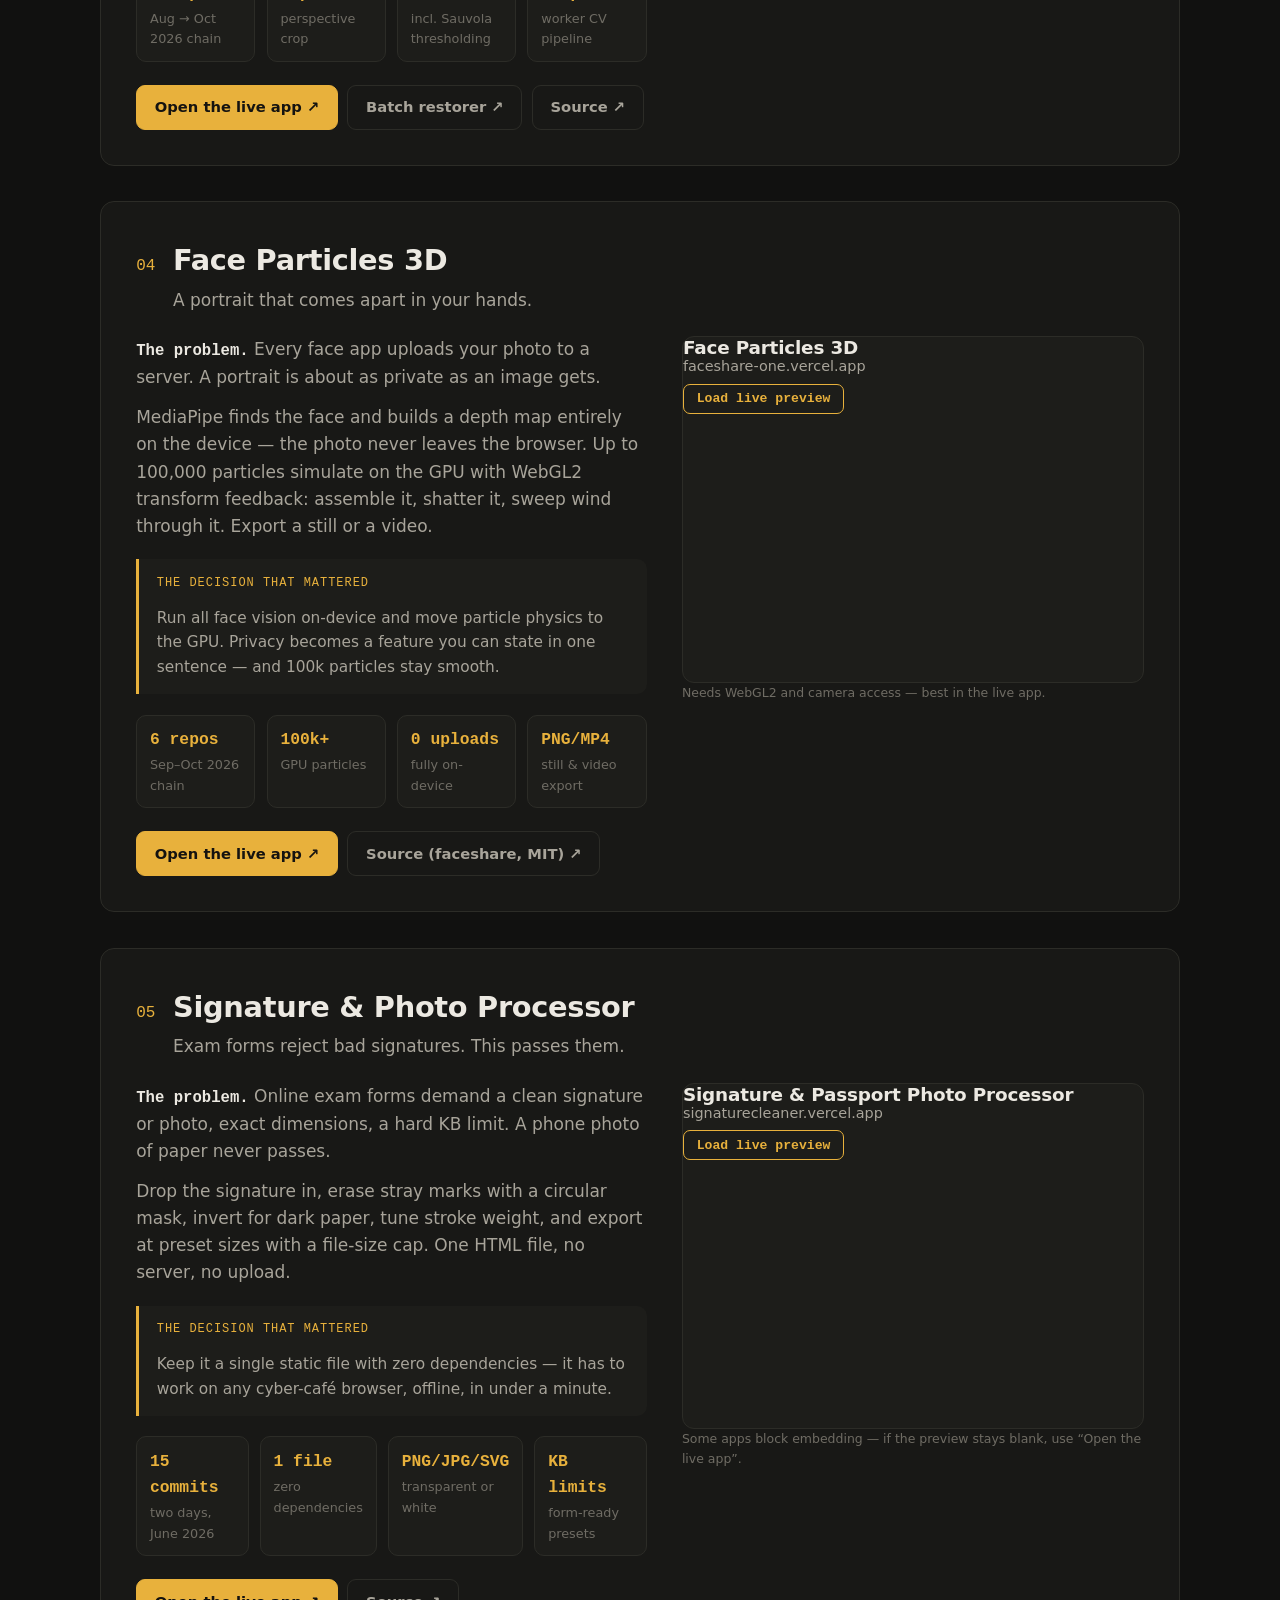
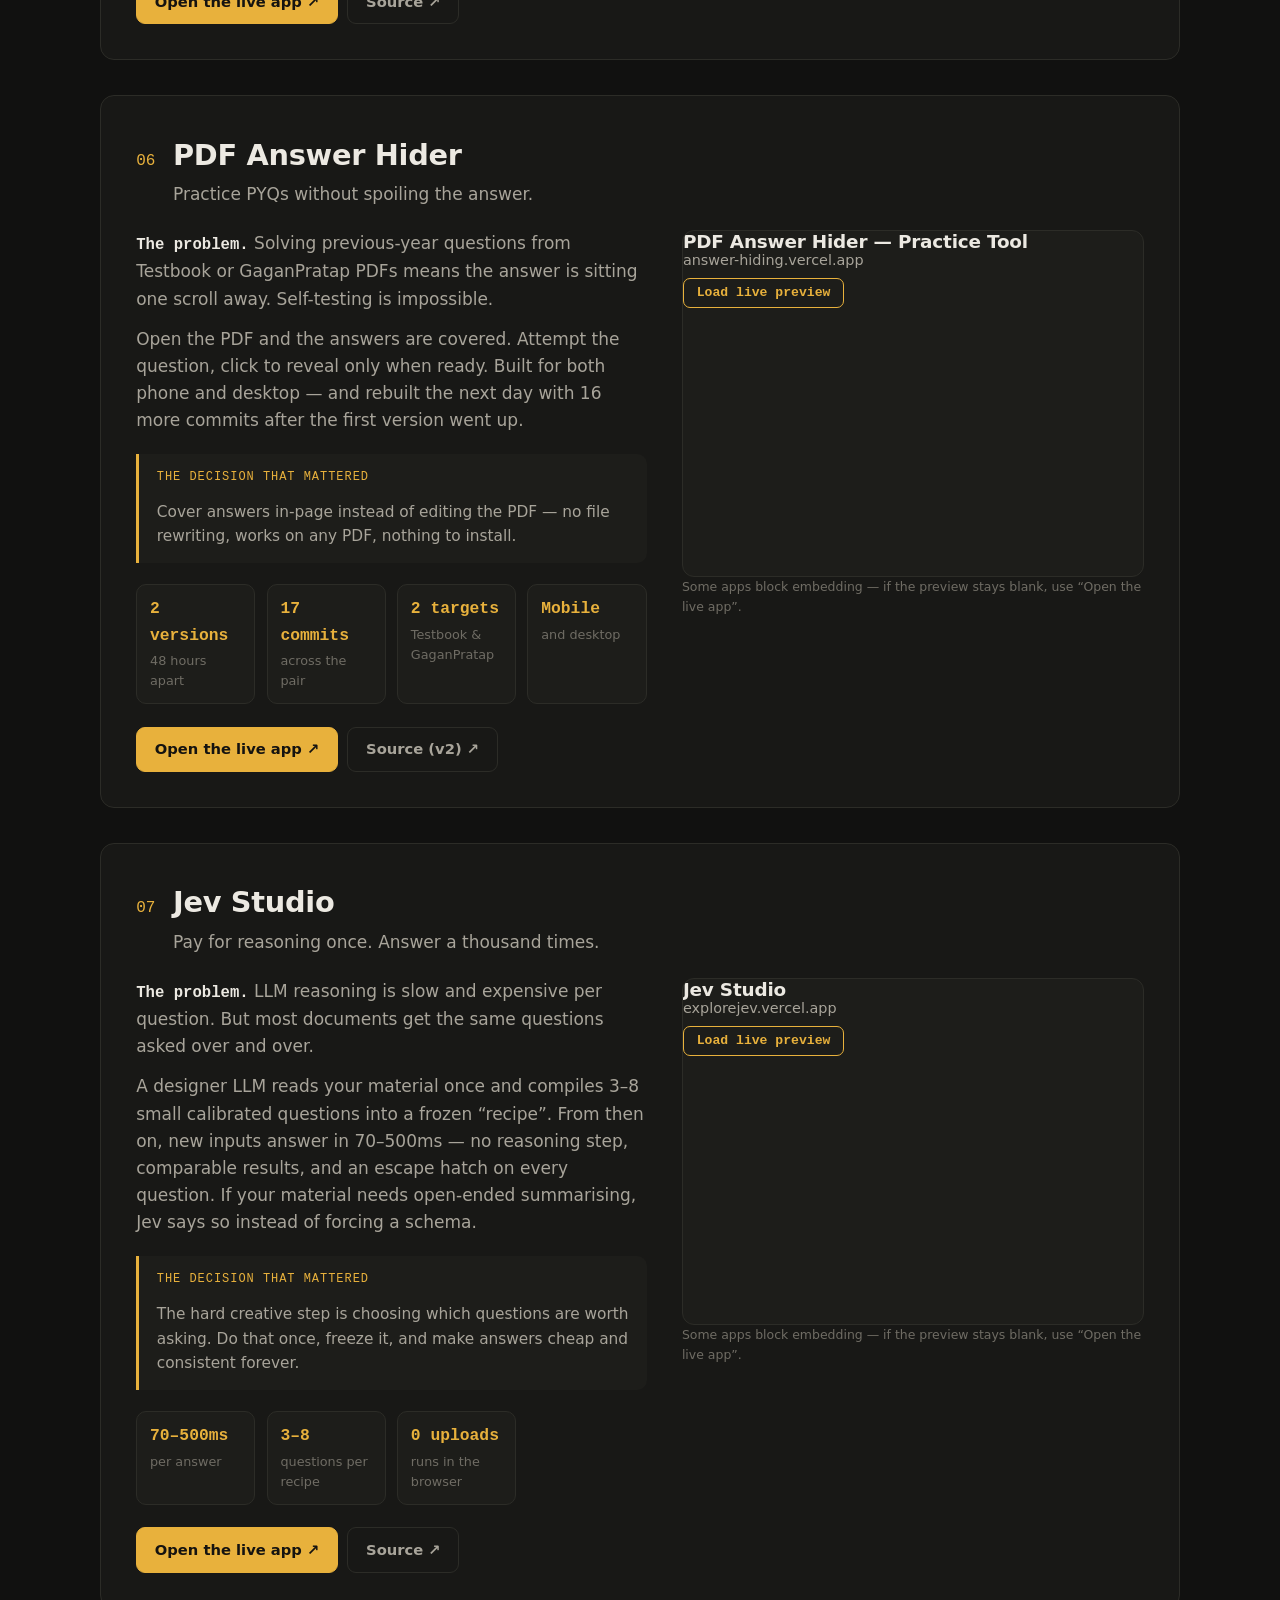
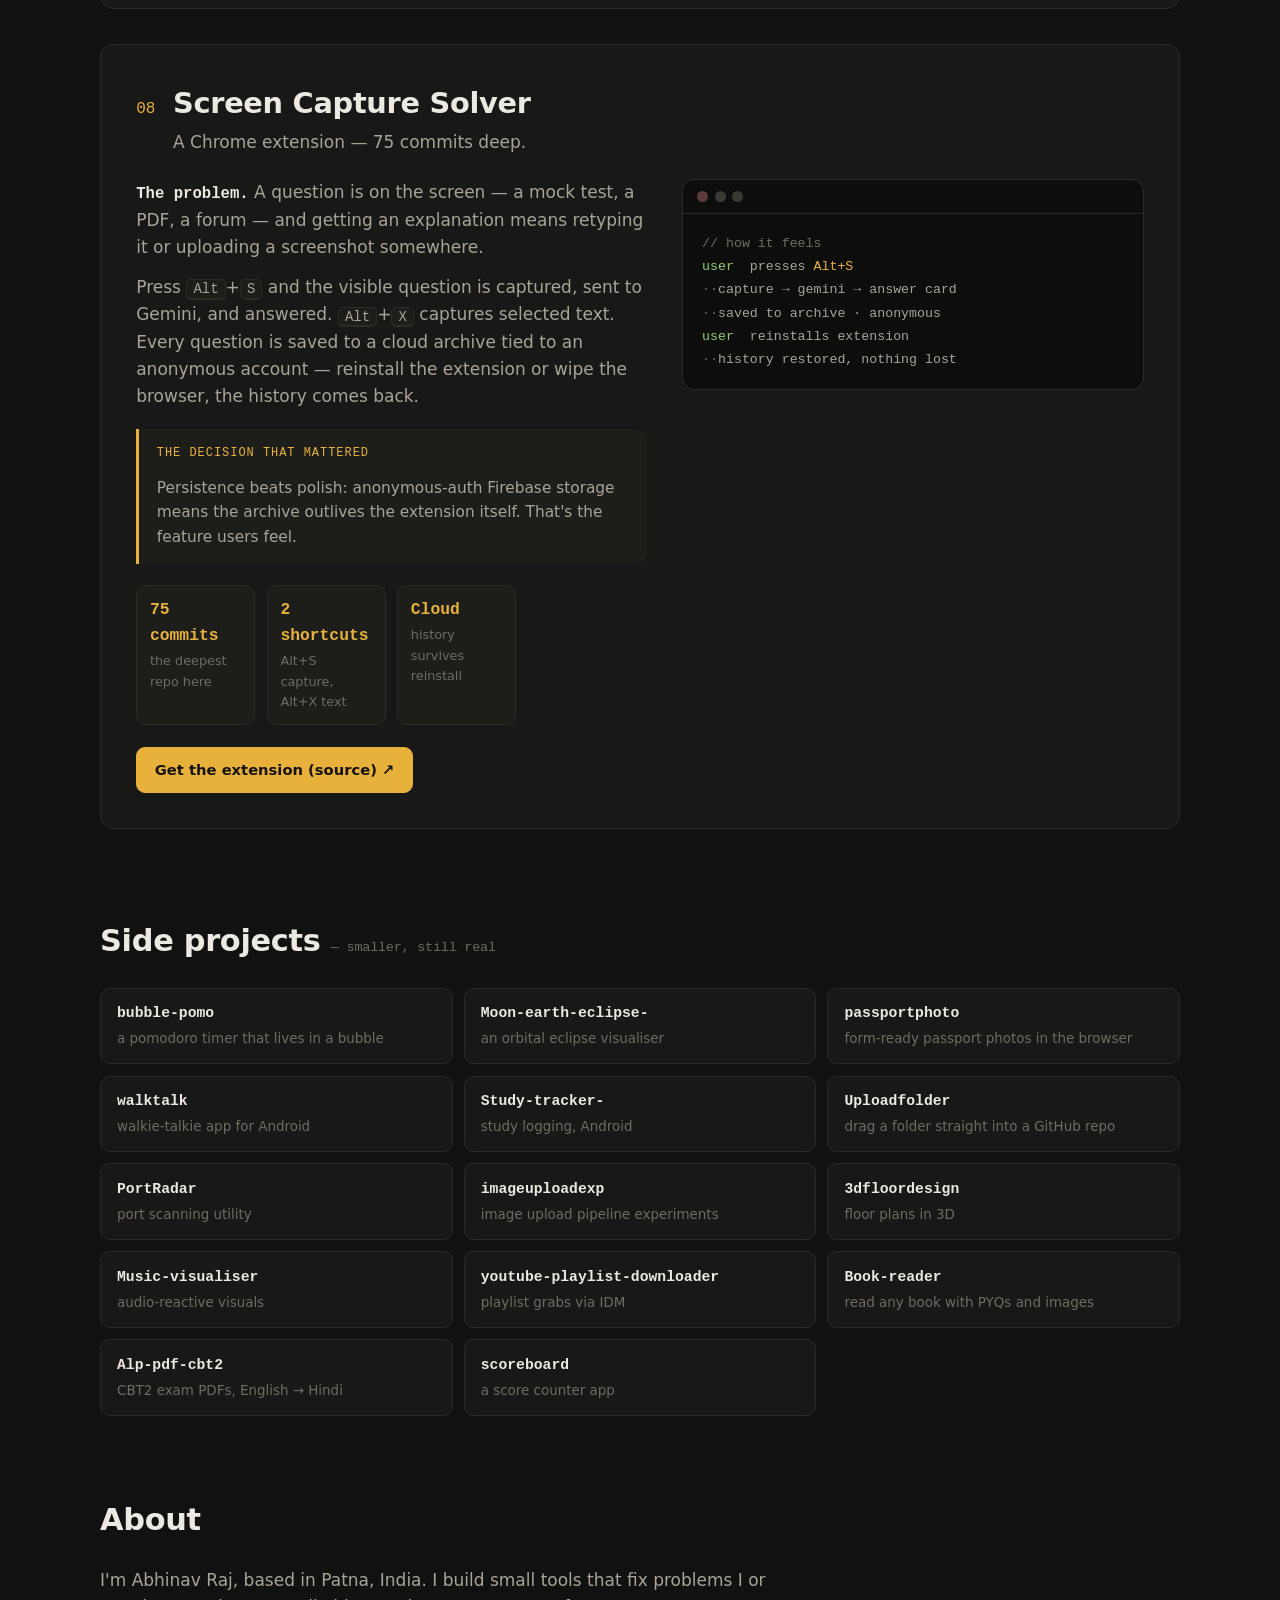
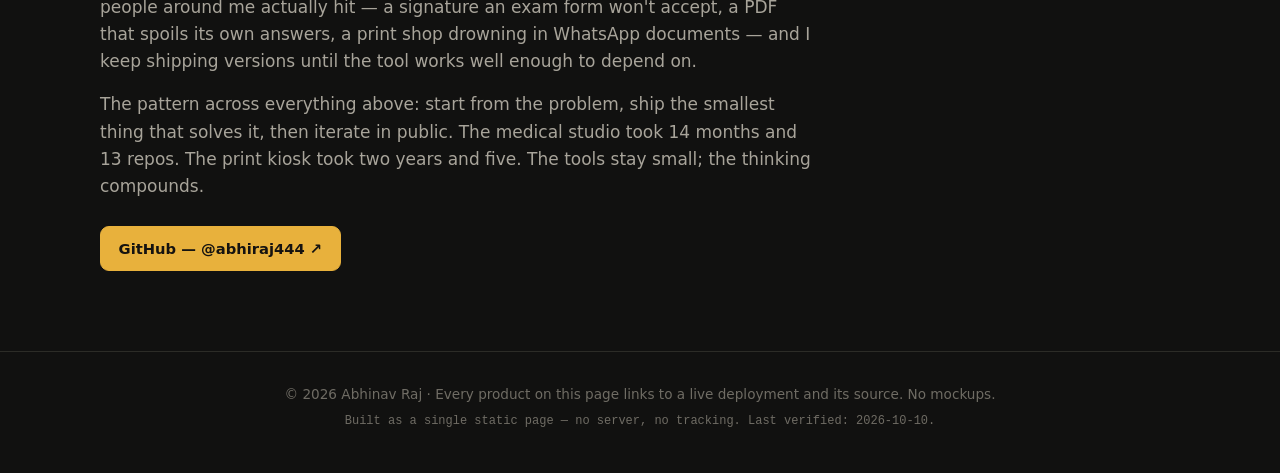
<file: index (7).html>
<!DOCTYPE html>
<html lang="en">
<head>
<meta charset="utf-8">
<meta name="viewport" content="width=device-width, initial-scale=1">
<title>Abhinav Raj — I build small tools that fix real problems</title>
<meta name="description" content="Portfolio of Abhinav Raj, Patna, India. Small tools that fix real problems — shipped live, iterated in public. Clinical AI studio, cloud print kiosk, document scanner, 3D face particles, and more.">
<meta property="og:title" content="Abhinav Raj — small tools, real problems, shipped live">
<meta property="og:description" content="One medical AI tool took 14 months, 13 repos and 6 live versions. Six more products are live. Try them all.">
<meta property="og:type" content="website">
<meta property="og:url" content="https://abhiraj444.github.io/portfolio-v2/">
<meta property="og:image" content="https://abhiraj444.github.io/portfolio-v2/assets/og.png">
<meta name="twitter:card" content="summary_large_image">
<link rel="icon" type="image/svg+xml" href="assets/favicon.svg">
<link rel="stylesheet" href="styles.css">
</head>
<body>
<a class="skip" href="#work">Skip to work</a>

<header class="site-head">
  <a class="brand" href="#top">abhinav<span>.</span>raj</a>
  <nav aria-label="Main">
    <a href="#work">Work</a>
    <a href="#solver">Deep cut</a>
    <a href="#side">Side projects</a>
    <a href="#about">About</a>
    <a class="nav-gh" href="https://github.com/abhiraj444" target="_blank" rel="noopener">GitHub ↗</a>
  </nav>
</header>

<main id="top">

<!-- ============ HERO ============ -->
<section class="hero">
  <p class="kicker">Abhinav Raj · Patna, India · <a href="https://github.com/abhiraj444" target="_blank" rel="noopener">@abhiraj444</a></p>
  <h1>I build small tools that fix real problems I actually have — then keep shipping versions until they work.</h1>
  <p class="lede">Everything below is live. Every version is dated. Nothing here is a mockup.</p>

  <div class="log" role="region" aria-label="Shipping log: one product, fourteen months">
    <p class="log-title">// shipping log — the medical AI studio, iterated in public</p>
    <ol class="log-list">
      <li><time>2025-07-01</time><span><a href="https://github.com/abhiraj444/PPT-Generator_Medical" target="_blank" rel="noopener">PPT-Generator_Medical</a> — first cut: turn a medical topic into a deck</span></li>
      <li><time>2025-07-04</time><span><a href="https://github.com/abhiraj444/Medical-Case-Analysis" target="_blank" rel="noopener">Medical-Case-Analysis</a> — cases in; ranked differentials out</span></li>
      <li><time>2025-07-06</time><span><a href="https://github.com/abhiraj444/Medical-Case-V2" target="_blank" rel="noopener">v2</a> → <a href="https://github.com/abhiraj444/medical-case-v3" target="_blank" rel="noopener">v3</a> → <a href="https://github.com/abhiraj444/medical-case-v4" target="_blank" rel="noopener">v4</a> — v4 goes live as <strong>MediGen</strong></span></li>
      <li><time>2026-08</time><span>seven rebuilds in two weeks — slide studio, knowledge map, offline archive</span></li>
      <li class="now"><time>2026-10-09</time><span><a href="https://github.com/abhiraj444/Content-explainer-" target="_blank" rel="noopener">Content-explainer-</a> — cases, slides and study maps on one clean sheet · <em>live</em></span></li>
    </ol>
  </div>
</section>

<!-- ============ WORK ============ -->
<section id="work" class="work" aria-label="Flagship projects">

  <!-- 1 · Clinical Journal — feature -->
  <article class="product feature" id="clinical-journal">
    <div class="p-head">
      <p class="p-index">01</p>
      <div>
        <h2>Clinical Journal &amp; AI Studio</h2>
        <p class="p-tag">Cases, slides and study maps — for medical trainees.</p>
      </div>
    </div>
    <div class="p-body">
      <div class="p-copy">
        <p class="problem"><strong>The problem.</strong> A medical trainee has a case, a topic, or a stack of past questions — and needs a ranked differential, a teaching deck, or a study plan. Each used to mean a different tool.</p>
        <p>One input box now does all three: provisional diagnoses with confidence and missing-workup checklists, multi-slide decks with one-click PowerPoint/PDF export, and a knowledge tree that orders what to study. Cases save to a local archive and work offline.</p>
        <div class="decision">
          <p class="d-label">The decision that mattered</p>
          <p>Stop building separate diagnosis and slide tools. Merge them into one studio where a worked case flows straight into a deck — and keep the archive on the device instead of the cloud.</p>
        </div>
        <dl class="facts">
          <div><dt>14 months</dt><dd>of dated iteration</dd></div>
          <div><dt>13 repos</dt><dd>in the version chain</dd></div>
          <div><dt>6 versions</dt><dd>deployed live</dd></div>
          <div><dt>8 AI flows</dt><dd>diagnosis → slides → topics</dd></div>
        </dl>
        <p class="links">
          <a class="btn" href="https://content-explainer.vercel.app" target="_blank" rel="noopener">Open the live app ↗</a>
          <a class="btn ghost" href="https://github.com/abhiraj444/Content-explainer-" target="_blank" rel="noopener">Source (Content-explainer-) ↗</a>
        </p>
      </div>
      <div class="p-preview">
        <button class="load-app" data-src="https://content-explainer.vercel.app" data-title="Clinical Journal &amp; AI Studio">
          <span class="la-title">Clinical Journal &amp; AI Studio</span>
          <span class="la-sub">content-explainer.vercel.app</span>
          <span class="la-cta">Load live preview</span>
        </button>
        <p class="embed-note">Some apps block embedding — if the preview stays blank, use “Open the live app”.</p>
      </div>
    </div>
  </article>

  <!-- 2 · Cloud Print Kiosk -->
  <article class="product" id="print-kiosk">
    <div class="p-head">
      <p class="p-index">02</p>
      <div>
        <h2>Cloud Print Kiosk</h2>
        <p class="p-tag">Upload, pay, print — without a shop computer.</p>
      </div>
    </div>
    <div class="p-body">
      <div class="p-copy">
        <p class="problem"><strong>The problem.</strong> Customers send documents to a print shop over WhatsApp. Someone has to download each file, arrange pages, count money, and walk them to the right printer.</p>
        <p>Upload PDFs and photos, fit up to 9 pages per sheet, invert dark lecture slides to save toner, pay by UPI or card — and the job prints straight to the shop's own Canon, Brother or Epson over a Cloudflare tunnel. No new hardware.</p>
        <div class="decision">
          <p class="d-label">The decision that mattered</p>
          <p>Don't buy a smart printer. Tunnel to the Windows machines the shop already owns, and put the layout, pricing and payment in the browser.</p>
        </div>
        <dl class="facts">
          <div><dt>5 repos</dt><dd>2024 → 2026 chain</dd></div>
          <div><dt>9-in-1</dt><dd>page imposition</dd></div>
          <div><dt>UPI</dt><dd>Razorpay payments</dd></div>
          <div><dt>3 brands</dt><dd>of shop printers driven</dd></div>
        </dl>
        <p class="links">
          <a class="btn" href="https://web-app-pink-nine.vercel.app" target="_blank" rel="noopener">Open the live app ↗</a>
          <a class="btn ghost" href="https://github.com/abhiraj444/ippPrint" target="_blank" rel="noopener">Source (ippPrint) ↗</a>
        </p>
      </div>
      <div class="p-preview">
        <button class="load-app" data-src="https://web-app-pink-nine.vercel.app" data-title="Cloud Print Kiosk">
          <span class="la-title">Cloud Print Kiosk</span>
          <span class="la-sub">web-app-pink-nine.vercel.app</span>
          <span class="la-cta">Load live preview</span>
        </button>
        <p class="embed-note">Some apps block embedding — if the preview stays blank, use “Open the live app”.</p>
      </div>
    </div>
  </article>

  <!-- 3 · Adobe Scan web / DocClean -->
  <article class="product" id="doc-scan">
    <div class="p-head">
      <p class="p-index">03</p>
      <div>
        <h2>Adobe Scan for the web</h2>
        <p class="p-tag">Clean scans from bad photos — in the browser.</p>
      </div>
    </div>
    <div class="p-body">
      <div class="p-copy">
        <p class="problem"><strong>The problem.</strong> Exam notes photographed on a phone come out shadowed, skewed and grey. The scanner app wants an install and an account.</p>
        <p>Point the camera at a page and an animated frame finds the edges; drag 8 magnetic handles (with a 2.5× loupe) to fine-crop; pick a filter — magic color, whiteboard, photocopy — and a Web Worker pipeline cleans the page at 60fps. Multi-page PDFs included.</p>
        <div class="decision">
          <p class="d-label">The decision that mattered</p>
          <p>Move the computer-vision pipeline into a Web Worker so detection and filtering never drop a frame on a mid-range phone.</p>
        </div>
        <dl class="facts">
          <div><dt>4 repos</dt><dd>Aug → Oct 2026 chain</dd></div>
          <div><dt>8-point</dt><dd>perspective crop</dd></div>
          <div><dt>5 filters</dt><dd>incl. Sauvola thresholding</dd></div>
          <div><dt>60fps</dt><dd>worker CV pipeline</dd></div>
        </dl>
        <p class="links">
          <a class="btn" href="https://adobe-scan-web.vercel.app" target="_blank" rel="noopener">Open the live app ↗</a>
          <a class="btn ghost" href="https://document-cleaner-lemon.vercel.app" target="_blank" rel="noopener">Batch restorer ↗</a>
          <a class="btn ghost" href="https://github.com/abhiraj444/adobe-scan-web" target="_blank" rel="noopener">Source ↗</a>
        </p>
      </div>
      <div class="p-preview">
        <button class="load-app" data-src="https://adobe-scan-web.vercel.app" data-title="Adobe Scan web">
          <span class="la-title">Adobe Scan — web &amp; document scanner</span>
          <span class="la-sub">adobe-scan-web.vercel.app</span>
          <span class="la-cta">Load live preview</span>
        </button>
        <p class="embed-note">Camera features need the live app — “Open the live app” on mobile.</p>
      </div>
    </div>
  </article>

  <!-- 4 · Face Particles 3D -->
  <article class="product" id="face-particles">
    <div class="p-head">
      <p class="p-index">04</p>
      <div>
        <h2>Face Particles 3D</h2>
        <p class="p-tag">A portrait that comes apart in your hands.</p>
      </div>
    </div>
    <div class="p-body">
      <div class="p-copy">
        <p class="problem"><strong>The problem.</strong> Every face app uploads your photo to a server. A portrait is about as private as an image gets.</p>
        <p>MediaPipe finds the face and builds a depth map entirely on the device — the photo never leaves the browser. Up to 100,000 particles simulate on the GPU with WebGL2 transform feedback: assemble it, shatter it, sweep wind through it. Export a still or a video.</p>
        <div class="decision">
          <p class="d-label">The decision that mattered</p>
          <p>Run all face vision on-device and move particle physics to the GPU. Privacy becomes a feature you can state in one sentence — and 100k particles stay smooth.</p>
        </div>
        <dl class="facts">
          <div><dt>6 repos</dt><dd>Sep–Oct 2026 chain</dd></div>
          <div><dt>100k+</dt><dd>GPU particles</dd></div>
          <div><dt>0 uploads</dt><dd>fully on-device</dd></div>
          <div><dt>PNG/MP4</dt><dd>still &amp; video export</dd></div>
        </dl>
        <p class="links">
          <a class="btn" href="https://faceshare-one.vercel.app" target="_blank" rel="noopener">Open the live app ↗</a>
          <a class="btn ghost" href="https://github.com/abhiraj444/faceshare" target="_blank" rel="noopener">Source (faceshare, MIT) ↗</a>
        </p>
      </div>
      <div class="p-preview">
        <button class="load-app" data-src="https://faceshare-one.vercel.app" data-title="Face Particles 3D">
          <span class="la-title">Face Particles 3D</span>
          <span class="la-sub">faceshare-one.vercel.app</span>
          <span class="la-cta">Load live preview</span>
        </button>
        <p class="embed-note">Needs WebGL2 and camera access — best in the live app.</p>
      </div>
    </div>
  </article>

  <!-- 5 · Signature cleaner -->
  <article class="product" id="signature">
    <div class="p-head">
      <p class="p-index">05</p>
      <div>
        <h2>Signature &amp; Photo Processor</h2>
        <p class="p-tag">Exam forms reject bad signatures. This passes them.</p>
      </div>
    </div>
    <div class="p-body">
      <div class="p-copy">
        <p class="problem"><strong>The problem.</strong> Online exam forms demand a clean signature or photo, exact dimensions, a hard KB limit. A phone photo of paper never passes.</p>
        <p>Drop the signature in, erase stray marks with a circular mask, invert for dark paper, tune stroke weight, and export at preset sizes with a file-size cap. One HTML file, no server, no upload.</p>
        <div class="decision">
          <p class="d-label">The decision that mattered</p>
          <p>Keep it a single static file with zero dependencies — it has to work on any cyber-café browser, offline, in under a minute.</p>
        </div>
        <dl class="facts">
          <div><dt>15 commits</dt><dd>two days, June 2026</dd></div>
          <div><dt>1 file</dt><dd>zero dependencies</dd></div>
          <div><dt>PNG/JPG/SVG</dt><dd>transparent or white</dd></div>
          <div><dt>KB limits</dt><dd>form-ready presets</dd></div>
        </dl>
        <p class="links">
          <a class="btn" href="https://signaturecleaner.vercel.app" target="_blank" rel="noopener">Open the live app ↗</a>
          <a class="btn ghost" href="https://github.com/abhiraj444/Signature-and-Photo-resizer-and-cleaner" target="_blank" rel="noopener">Source ↗</a>
        </p>
      </div>
      <div class="p-preview">
        <button class="load-app" data-src="https://signaturecleaner.vercel.app" data-title="Signature &amp; Photo Processor">
          <span class="la-title">Signature &amp; Passport Photo Processor</span>
          <span class="la-sub">signaturecleaner.vercel.app</span>
          <span class="la-cta">Load live preview</span>
        </button>
        <p class="embed-note">Some apps block embedding — if the preview stays blank, use “Open the live app”.</p>
      </div>
    </div>
  </article>

  <!-- 6 · Answer Hider -->
  <article class="product" id="answer-hider">
    <div class="p-head">
      <p class="p-index">06</p>
      <div>
        <h2>PDF Answer Hider</h2>
        <p class="p-tag">Practice PYQs without spoiling the answer.</p>
      </div>
    </div>
    <div class="p-body">
      <div class="p-copy">
        <p class="problem"><strong>The problem.</strong> Solving previous-year questions from Testbook or GaganPratap PDFs means the answer is sitting one scroll away. Self-testing is impossible.</p>
        <p>Open the PDF and the answers are covered. Attempt the question, click to reveal only when ready. Built for both phone and desktop — and rebuilt the next day with 16 more commits after the first version went up.</p>
        <div class="decision">
          <p class="d-label">The decision that mattered</p>
          <p>Cover answers in-page instead of editing the PDF — no file rewriting, works on any PDF, nothing to install.</p>
        </div>
        <dl class="facts">
          <div><dt>2 versions</dt><dd>48 hours apart</dd></div>
          <div><dt>17 commits</dt><dd>across the pair</dd></div>
          <div><dt>2 targets</dt><dd>Testbook &amp; GaganPratap</dd></div>
          <div><dt>Mobile</dt><dd>and desktop</dd></div>
        </dl>
        <p class="links">
          <a class="btn" href="https://answer-hiding.vercel.app" target="_blank" rel="noopener">Open the live app ↗</a>
          <a class="btn ghost" href="https://github.com/abhiraj444/Answer-Hiding" target="_blank" rel="noopener">Source (v2) ↗</a>
        </p>
      </div>
      <div class="p-preview">
        <button class="load-app" data-src="https://answer-hiding.vercel.app" data-title="PDF Answer Hider">
          <span class="la-title">PDF Answer Hider — Practice Tool</span>
          <span class="la-sub">answer-hiding.vercel.app</span>
          <span class="la-cta">Load live preview</span>
        </button>
        <p class="embed-note">Some apps block embedding — if the preview stays blank, use “Open the live app”.</p>
      </div>
    </div>
  </article>

  <!-- 7 · Jev Studio -->
  <article class="product" id="jev">
    <div class="p-head">
      <p class="p-index">07</p>
      <div>
        <h2>Jev Studio</h2>
        <p class="p-tag">Pay for reasoning once. Answer a thousand times.</p>
      </div>
    </div>
    <div class="p-body">
      <div class="p-copy">
        <p class="problem"><strong>The problem.</strong> LLM reasoning is slow and expensive per question. But most documents get the same questions asked over and over.</p>
        <p>A designer LLM reads your material once and compiles 3–8 small calibrated questions into a frozen “recipe”. From then on, new inputs answer in 70–500ms — no reasoning step, comparable results, and an escape hatch on every question. If your material needs open-ended summarising, Jev says so instead of forcing a schema.</p>
        <div class="decision">
          <p class="d-label">The decision that mattered</p>
          <p>The hard creative step is choosing which questions are worth asking. Do that once, freeze it, and make answers cheap and consistent forever.</p>
        </div>
        <dl class="facts">
          <div><dt>70–500ms</dt><dd>per answer</dd></div>
          <div><dt>3–8</dt><dd>questions per recipe</dd></div>
          <div><dt>0 uploads</dt><dd>runs in the browser</dd></div>
        </dl>
        <p class="links">
          <a class="btn" href="https://explorejev.vercel.app" target="_blank" rel="noopener">Open the live app ↗</a>
          <a class="btn ghost" href="https://github.com/abhiraj444/JevStudio" target="_blank" rel="noopener">Source ↗</a>
        </p>
      </div>
      <div class="p-preview">
        <button class="load-app" data-src="https://explorejev.vercel.app" data-title="Jev Studio">
          <span class="la-title">Jev Studio</span>
          <span class="la-sub">explorejev.vercel.app</span>
          <span class="la-cta">Load live preview</span>
        </button>
        <p class="embed-note">Some apps block embedding — if the preview stays blank, use “Open the live app”.</p>
      </div>
    </div>
  </article>

  <!-- 8 · Screen Capture Solver — no web app -->
  <article class="product noembed" id="solver">
    <div class="p-head">
      <p class="p-index">08</p>
      <div>
        <h2>Screen Capture Solver</h2>
        <p class="p-tag">A Chrome extension — 75 commits deep.</p>
      </div>
    </div>
    <div class="p-body">
      <div class="p-copy">
        <p class="problem"><strong>The problem.</strong> A question is on the screen — a mock test, a PDF, a forum — and getting an explanation means retyping it or uploading a screenshot somewhere.</p>
        <p>Press <kbd>Alt</kbd>+<kbd>S</kbd> and the visible question is captured, sent to Gemini, and answered. <kbd>Alt</kbd>+<kbd>X</kbd> captures selected text. Every question is saved to a cloud archive tied to an anonymous account — reinstall the extension or wipe the browser, the history comes back.</p>
        <div class="decision">
          <p class="d-label">The decision that mattered</p>
          <p>Persistence beats polish: anonymous-auth Firebase storage means the archive outlives the extension itself. That's the feature users feel.</p>
        </div>
        <dl class="facts">
          <div><dt>75 commits</dt><dd>the deepest repo here</dd></div>
          <div><dt>2 shortcuts</dt><dd>Alt+S capture, Alt+X text</dd></div>
          <div><dt>Cloud</dt><dd>history survives reinstall</dd></div>
        </dl>
        <p class="links">
          <a class="btn" href="https://github.com/abhiraj444/screen-capture-solver" target="_blank" rel="noopener">Get the extension (source) ↗</a>
        </p>
      </div>
      <div class="p-preview terminal" aria-hidden="true">
        <div class="term-bar"><span></span><span></span><span></span></div>
        <pre><code><span class="c-dim">// how it feels</span>
<span class="c-green">user</span>  presses <span class="c-amber">Alt+S</span>
<span class="c-dim">··</span>capture → gemini → answer card
<span class="c-dim">··</span>saved to archive · anonymous
<span class="c-green">user</span>  reinstalls extension
<span class="c-dim">··</span>history restored, nothing lost</code></pre>
      </div>
    </div>
  </article>

</section>

<!-- ============ SIDE PROJECTS ============ -->
<section id="side" class="side" aria-label="Side projects and experiments">
  <h2>Side projects <span class="h-note">— smaller, still real</span></h2>
  <ul class="side-grid">
    <li><a href="https://github.com/abhiraj444/bubble-pomo" target="_blank" rel="noopener"><strong>bubble-pomo</strong><span>a pomodoro timer that lives in a bubble</span></a></li>
    <li><a href="https://github.com/abhiraj444/Moon-earth-eclipse-" target="_blank" rel="noopener"><strong>Moon-earth-eclipse-</strong><span>an orbital eclipse visualiser</span></a></li>
    <li><a href="https://github.com/abhiraj444/passportphoto" target="_blank" rel="noopener"><strong>passportphoto</strong><span>form-ready passport photos in the browser</span></a></li>
    <li><a href="https://github.com/abhiraj444/walktalk" target="_blank" rel="noopener"><strong>walktalk</strong><span>walkie-talkie app for Android</span></a></li>
    <li><a href="https://github.com/abhiraj444/Study-tracker-" target="_blank" rel="noopener"><strong>Study-tracker-</strong><span>study logging, Android</span></a></li>
    <li><a href="https://github.com/abhiraj444/Uploadfolder" target="_blank" rel="noopener"><strong>Uploadfolder</strong><span>drag a folder straight into a GitHub repo</span></a></li>
    <li><a href="https://github.com/abhiraj444/PortRadar" target="_blank" rel="noopener"><strong>PortRadar</strong><span>port scanning utility</span></a></li>
    <li><a href="https://github.com/abhiraj444/imageuploadexp" target="_blank" rel="noopener"><strong>imageuploadexp</strong><span>image upload pipeline experiments</span></a></li>
    <li><a href="https://github.com/abhiraj444/3dfloordesign" target="_blank" rel="noopener"><strong>3dfloordesign</strong><span>floor plans in 3D</span></a></li>
    <li><a href="https://github.com/abhiraj444/Music-visualiser" target="_blank" rel="noopener"><strong>Music-visualiser</strong><span>audio-reactive visuals</span></a></li>
    <li><a href="https://github.com/abhiraj444/youtube-playlist-downloader" target="_blank" rel="noopener"><strong>youtube-playlist-downloader</strong><span>playlist grabs via IDM</span></a></li>
    <li><a href="https://github.com/abhiraj444/Book-reader" target="_blank" rel="noopener"><strong>Book-reader</strong><span>read any book with PYQs and images</span></a></li>
    <li><a href="https://github.com/abhiraj444/Alp-pdf-cbt2-english-to-hindi" target="_blank" rel="noopener"><strong>Alp-pdf-cbt2</strong><span>CBT2 exam PDFs, English → Hindi</span></a></li>
    <li><a href="https://github.com/abhiraj444/scoreboard" target="_blank" rel="noopener"><strong>scoreboard</strong><span>a score counter app</span></a></li>
  </ul>
</section>

<!-- ============ ABOUT ============ -->
<section id="about" class="about" aria-label="About Abhinav">
  <h2>About</h2>
  <p>I'm Abhinav Raj, based in Patna, India. I build small tools that fix problems I or people around me actually hit — a signature an exam form won't accept, a PDF that spoils its own answers, a print shop drowning in WhatsApp documents — and I keep shipping versions until the tool works well enough to depend on.</p>
  <p>The pattern across everything above: start from the problem, ship the smallest thing that solves it, then iterate in public. The medical studio took 14 months and 13 repos. The print kiosk took two years and five. The tools stay small; the thinking compounds.</p>
  <p class="about-links">
    <a class="btn" href="https://github.com/abhiraj444" target="_blank" rel="noopener">GitHub — @abhiraj444 ↗</a>
  </p>
</section>

</main>

<footer class="site-foot">
  <p>© <span id="year">2026</span> Abhinav Raj · Every product on this page links to a live deployment and its source. No mockups.</p>
  <p class="foot-note">Built as a single static page — no server, no tracking. Last verified: 2026-10-10.</p>
</footer>

<script src="app.js"></script>
</body>
</html>
</file>
<file: styles.css>
:root{
  --bg:#111110;
  --bg-2:#181816;
  --panel:#1d1d1a;
  --line:#2c2c27;
  --ink:#ece9e2;
  --ink-dim:#a8a49a;
  --ink-faint:#6f6c64;
  --accent:#e8b13c;      /* ledger amber */
  --accent-ink:#151310;
  --green:#8fce6e;
  --mono:ui-monospace,"SF Mono","Cascadia Code",Menlo,Consolas,monospace;
  --sans:system-ui,-apple-system,"Segoe UI",Roboto,"Helvetica Neue",Arial,sans-serif;
  --max:1120px;
  --rad:14px;
}
*{box-sizing:border-box;margin:0;padding:0}
html{scroll-behavior:smooth}
@media (prefers-reduced-motion:reduce){html{scroll-behavior:auto}}
body{
  background:var(--bg);color:var(--ink);
  font-family:var(--sans);font-size:17px;line-height:1.6;
  -webkit-font-smoothing:antialiased;
}
::selection{background:var(--accent);color:var(--accent-ink)}
a{color:var(--accent)}
a:hover{color:#f4c662}
img,iframe{max-width:100%}
:focus-visible{outline:2px solid var(--accent);outline-offset:3px;border-radius:4px}

.skip{position:absolute;left:-999px;top:0;background:var(--accent);color:var(--accent-ink);padding:.6rem 1rem;z-index:99;font-weight:700}
.skip:focus{left:8px;top:8px}

/* ---------- header ---------- */
.site-head{
  display:flex;align-items:center;justify-content:space-between;gap:1rem;
  max-width:var(--max);margin:0 auto;padding:1.1rem 1.25rem;
  position:sticky;top:0;background:rgba(17,17,16,.88);backdrop-filter:blur(10px);
  border-bottom:1px solid var(--line);z-index:10;
}
.brand{font-family:var(--mono);font-weight:700;color:var(--ink);text-decoration:none;font-size:1.05rem;letter-spacing:.02em}
.brand span{color:var(--accent)}
.site-head nav{display:flex;gap:1.1rem;flex-wrap:wrap}
.site-head nav a{color:var(--ink-dim);text-decoration:none;font-size:.92rem}
.site-head nav a:hover{color:var(--ink)}
.nav-gh{color:var(--accent)!important;font-weight:600}

/* ---------- hero ---------- */
.hero{max-width:var(--max);margin:0 auto;padding:4.5rem 1.25rem 3rem}
.kicker{font-family:var(--mono);font-size:.85rem;color:var(--ink-faint);letter-spacing:.06em;margin-bottom:1.2rem}
.kicker a{color:var(--ink-dim)}
.hero h1{
  font-size:clamp(1.9rem,4.6vw,3.4rem);line-height:1.14;font-weight:750;
  letter-spacing:-.02em;max-width:20ch;
}
.lede{margin-top:1.3rem;color:var(--ink-dim);font-size:1.08rem;max-width:52ch}

/* shipping log */
.log{
  margin-top:3rem;background:var(--bg-2);border:1px solid var(--line);
  border-radius:var(--rad);padding:1.4rem 1.5rem;overflow-x:auto;
}
.log-title{font-family:var(--mono);font-size:.8rem;color:var(--ink-faint);margin-bottom:1rem}
.log-list{list-style:none;font-family:var(--mono);font-size:.88rem}
.log-list li{
  display:grid;grid-template-columns:6.4rem 1fr;gap:1rem;
  padding:.55rem 0;border-bottom:1px dashed var(--line);
}
.log-list li:last-child{border-bottom:none}
.log-list time{color:var(--accent);white-space:nowrap}
.log-list span{color:var(--ink-dim)}
.log-list a{color:var(--ink)}
.log-list a:hover{color:var(--accent)}
.log-list .now span{color:var(--ink)}
.log-list .now em{color:var(--green);font-style:normal}
.log-list .now em::before{content:"● "}

/* ---------- products ---------- */
.work{max-width:var(--max);margin:0 auto;padding:1rem 1.25rem 3rem;display:grid;gap:2.2rem}
.product{
  background:var(--bg-2);border:1px solid var(--line);border-radius:var(--rad);
  padding:clamp(1.3rem,3vw,2.2rem);
}
.product.feature{border-color:#3d3424;border-color:#3d3424;background:linear-gradient(180deg,#1c1a14,var(--bg-2) 40%)}
.p-head{display:flex;gap:1.1rem;align-items:baseline;margin-bottom:1.4rem}
.p-index{font-family:var(--mono);color:var(--accent);font-size:1rem}
.p-head h2{font-size:clamp(1.35rem,2.6vw,1.8rem);letter-spacing:-.01em}
.p-tag{color:var(--ink-dim);margin-top:.2rem}
.p-body{display:grid;grid-template-columns:1fr;gap:1.6rem}
@media(min-width:900px){.p-body{grid-template-columns:1.05fr .95fr;gap:2.2rem}}
.p-copy p+p{margin-top:.8rem}
.p-copy>p{color:var(--ink-dim)}
.p-copy>p strong{color:var(--ink)}
.problem strong{font-family:var(--mono);font-size:.92em}
.decision{
  margin-top:1.2rem;border-left:3px solid var(--accent);
  background:var(--panel);padding:.9rem 1.1rem;border-radius:0 10px 10px 0;
}
.d-label{font-family:var(--mono);font-size:.75rem;color:var(--accent);letter-spacing:.08em;text-transform:uppercase;margin-bottom:.35rem}
.decision p:last-child{color:var(--ink-dim);font-size:.96rem}
.facts{
  display:grid;grid-template-columns:repeat(2,1fr);gap:.7rem;margin-top:1.3rem;
}
@media(min-width:560px){.facts{grid-template-columns:repeat(4,1fr)}}
.facts div{background:var(--panel);border:1px solid var(--line);border-radius:10px;padding:.7rem .8rem}
.facts dt{font-family:var(--mono);font-weight:700;color:var(--accent);font-size:1.02rem}
.facts dd{color:var(--ink-faint);font-size:.8rem;margin-top:.15rem}
.links{margin-top:1.4rem;display:flex;flex-wrap:wrap;gap:.6rem}
.btn{
  display:inline-block;background:var(--accent);color:var(--accent-ink);
  font-weight:700;font-size:.92rem;text-decoration:none;
  padding:.62rem 1.1rem;border-radius:9px;border:1px solid var(--accent);
}
.btn:hover{background:#f4c662;color:var(--accent-ink)}
.btn.ghost{background:transparent;color:var(--ink-dim);border-color:var(--line)}
.btn.ghost:hover{color:var(--ink);border-color:var(--ink-faint)}

/* preview */
.preview-shell{display:flex;flex-direction:column;gap:.55rem}
.load-app{
  width:100%;aspect-ratio:4/3;max-height:420px;cursor:pointer;text-align:left;
  background:var(--panel);border:1.5px solid var(--line);border-radius:12px;
  display:flex;flex-direction:column;overflow:hidden;color:var(--ink);
  font-family:var(--sans);transition:border-color .15s;padding:0;
}
.load-app:hover{border-color:var(--accent)}
.browser-bar{
  display:flex;align-items:center;gap:.45rem;
  background:#0d0d0c;border-bottom:1px solid var(--line);
  padding:.6rem .8rem;flex:none;
}
.browser-bar i{width:10px;height:10px;border-radius:50%;background:#3a3a35;flex:none}
.browser-bar i:first-child{background:#5c3b3b}
.browser-bar .url{
  flex:1;min-width:0;overflow:hidden;text-overflow:ellipsis;white-space:nowrap;
  font-family:var(--mono);font-size:.72rem;color:var(--ink-faint);
  background:var(--bg);border:1px solid var(--line);border-radius:6px;padding:.22rem .6rem;
}
.la-body{
  flex:1;display:flex;flex-direction:column;align-items:flex-start;justify-content:center;
  gap:.4rem;padding:1.2rem 1.4rem;
  background:
    radial-gradient(120% 90% at 80% 0%, rgba(232,177,60,.07), transparent 55%),
    var(--panel);
}
.la-title{font-weight:700;font-size:1.15rem;letter-spacing:-.01em}
.la-sub{color:var(--ink-dim);font-size:.9rem;max-width:32ch}
.la-cta{
  margin-top:.6rem;font-family:var(--mono);font-size:.82rem;font-weight:700;
  color:var(--accent);border:1px solid var(--accent);border-radius:7px;padding:.4rem .8rem;
}
.load-app:hover .la-cta{background:var(--accent);color:var(--accent-ink)}
.open-live{
  font-family:var(--mono);font-size:.78rem;color:var(--ink-faint);text-decoration:none;
}
.open-live:hover{color:var(--accent)}
.embed-note{font-size:.78rem;color:var(--ink-faint)}
.frame-wrap{position:relative;width:100%;aspect-ratio:4/3;max-height:420px}
.app-frame{position:absolute;inset:0;width:100%;height:100%;border:1px solid var(--line);border-radius:12px;background:#fff}
.frame-loading{
  position:absolute;inset:0;margin:0;display:flex;align-items:center;justify-content:center;
  font-family:var(--mono);font-size:.85rem;color:var(--ink-dim);
  background:var(--panel);border:1px solid var(--line);border-radius:12px;
}
.frame-loading::before{
  content:"";width:18px;height:18px;margin-right:.6rem;border-radius:50%;flex:none;
  border:2px solid var(--line);border-top-color:var(--accent);
  animation:spin .8s linear infinite;
}
@keyframes spin{to{transform:rotate(360deg)}}
@media (prefers-reduced-motion:reduce){.frame-loading::before{animation:none}}
.frame-hint{margin:0;font-size:.8rem}
.frame-hint a{color:var(--ink-dim)}

/* terminal preview (no-embed product) */
.terminal{background:#0d0d0c;border:1px solid var(--line);border-radius:12px;overflow:hidden;align-self:start}
.term-bar{display:flex;gap:.4rem;padding:.7rem .9rem;border-bottom:1px solid var(--line)}
.term-bar span{width:11px;height:11px;border-radius:50%;background:#3a3a35}
.term-bar span:first-child{background:#5c3b3b}
.terminal pre{padding:1.1rem 1.2rem;font-family:var(--mono);font-size:.83rem;line-height:1.75;color:var(--ink-dim);overflow-x:auto}
.c-dim{color:var(--ink-faint)}.c-green{color:var(--green)}.c-amber{color:var(--accent)}
kbd{
  font-family:var(--mono);font-size:.82em;background:var(--panel);
  border:1px solid var(--line);border-bottom-width:2px;border-radius:5px;padding:.05rem .38rem;
}

/* ---------- side projects ---------- */
.side{max-width:var(--max);margin:0 auto;padding:2.5rem 1.25rem}
.side h2,.about h2{font-size:clamp(1.4rem,3vw,1.9rem);letter-spacing:-.01em;margin-bottom:1.4rem}
.h-note{color:var(--ink-faint);font-size:.85rem;font-weight:400;font-family:var(--mono)}
.side-grid{list-style:none;display:grid;grid-template-columns:1fr;gap:.7rem}
@media(min-width:640px){.side-grid{grid-template-columns:1fr 1fr}}
@media(min-width:960px){.side-grid{grid-template-columns:repeat(3,1fr)}}
.side-grid a{
  display:flex;flex-direction:column;gap:.15rem;text-decoration:none;
  background:var(--bg-2);border:1px solid var(--line);border-radius:10px;padding:.85rem 1rem;
  transition:border-color .15s;
}
.side-grid a:hover{border-color:var(--accent)}
.side-grid strong{color:var(--ink);font-family:var(--mono);font-size:.92rem}
.side-grid span{color:var(--ink-faint);font-size:.84rem}

/* ---------- about / footer ---------- */
.about{max-width:var(--max);margin:0 auto;padding:2.5rem 1.25rem 4rem}
.about p{color:var(--ink-dim);max-width:66ch;margin-bottom:1rem}
.about-links{margin-top:1.6rem}
.site-foot{
  border-top:1px solid var(--line);padding:2rem 1.25rem 3rem;text-align:center;
  color:var(--ink-faint);font-size:.85rem;
}
.foot-note{margin-top:.4rem;font-family:var(--mono);font-size:.75rem}

@media(max-width:560px){
  body{font-size:16px}
  .log-list li{grid-template-columns:5.4rem 1fr;font-size:.82rem}
  .site-head nav{gap:.8rem}
  .hero{padding-top:3rem}
}

@media(max-width:700px){
  .frame-wrap{aspect-ratio:3/4;max-height:75vh}
  .load-app{aspect-ratio:3/4;max-height:75vh}
}
</file>
